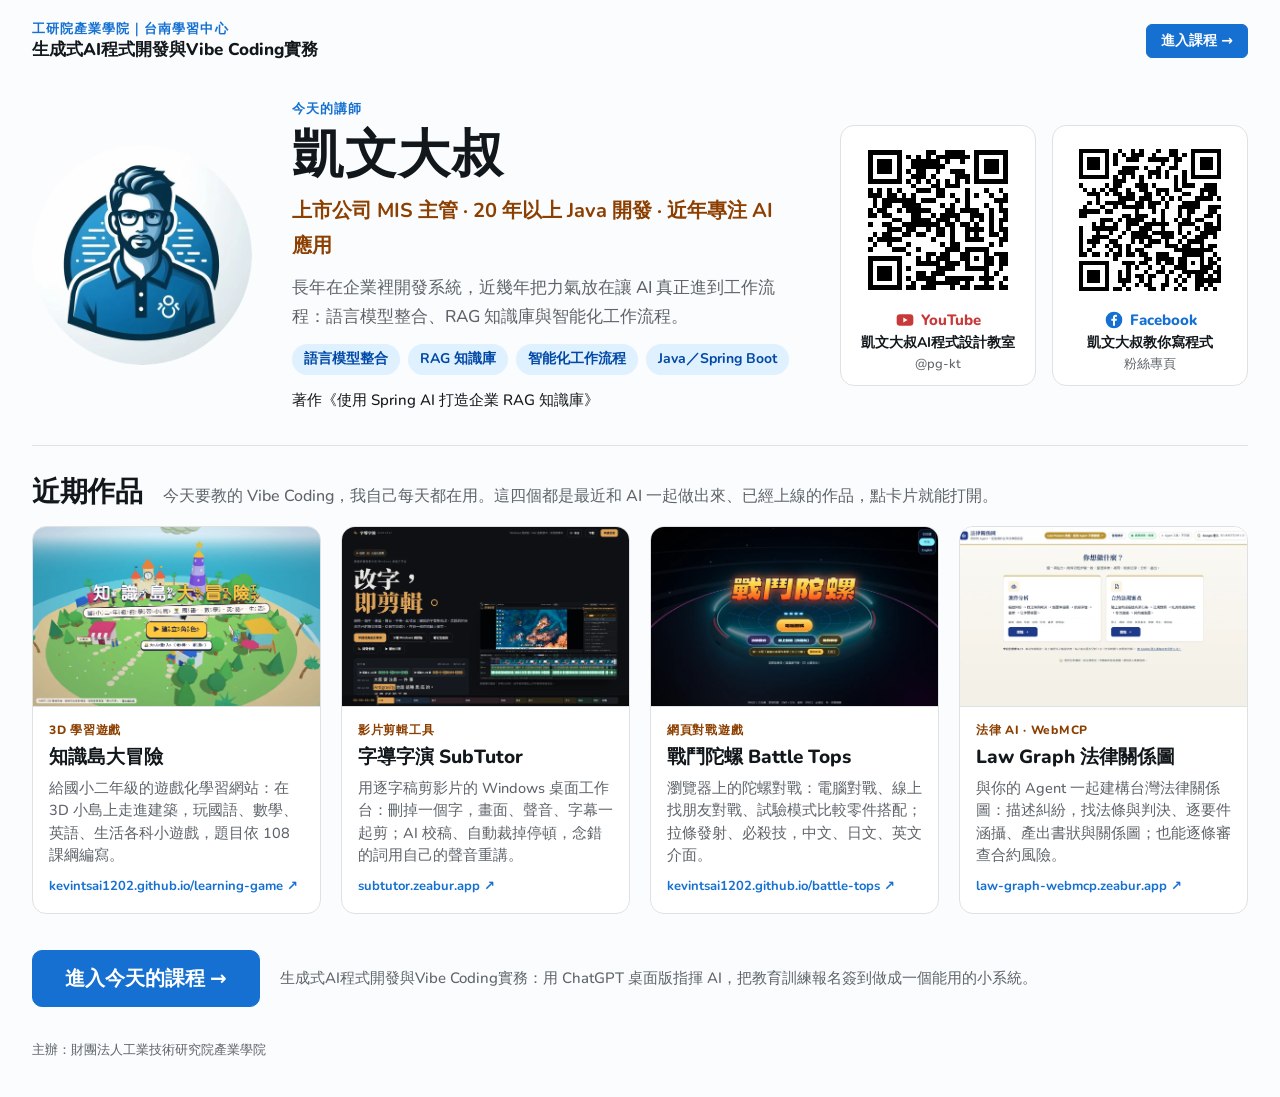
<file: index.html>
<!doctype html>
<!--
  index.html — 講師介紹首頁（根網址）
  開課先投影這一頁，再按「進入課程」到 course.html（課程頁，2026-10-18 前叫 index.html）。
  獨立靜態頁：不載入 course-data.js／app.js；樣式用 style.css 的 tokens ＋ intro.css。
  外部網址的單一來源是 scripts/lib/intro-links.mjs，改網址時兩邊都要改（npm run verify 會比對）。
  照片、QR Code、專案截圖在 assets/intro/，由 scripts/build-intro-assets.mjs、capture-projects.mjs 產生。
-->
<html lang="zh-Hant">
<head>
  <meta charset="utf-8" />
  <meta name="viewport" content="width=device-width, initial-scale=1" />
  <script>
    // 舊連結相容：改名前分享出去的「…/#u3-s3」要直接到課程頁的同一個位置
    // #projects 是本頁「跳到近期作品」的錨點，不轉址
    if (location.hash.length > 1 && location.hash !== '#projects') location.replace('course.html' + location.hash);
    // 深色模式沿用課程頁的設定（同一個 localStorage key，只讀不寫）
    try {
      var saved = JSON.parse(localStorage.getItem('vibe-tn-20261021-v1') || '{}');
      if (saved.theme === 'dark') document.documentElement.setAttribute('data-theme', 'dark');
    } catch (e) { /* localStorage 不可用時維持淺色 */ }
  </script>
  <title>講師介紹｜凱文大叔｜生成式AI程式開發與Vibe Coding實務</title>
  <meta name="description" content="講師凱文大叔：上市公司 MIS 主管、20 年以上 Java 開發經驗，近年專注 AI 應用。YouTube、Facebook 與近期專案。" />
  <link rel="preconnect" href="https://fonts.googleapis.com">
  <link rel="preconnect" href="https://fonts.gstatic.com" crossorigin>
  <link href="https://fonts.googleapis.com/css2?family=Nunito:wght@500;600;700;800&display=swap" rel="stylesheet">
  <link rel="stylesheet" href="style.css">
  <link rel="stylesheet" href="intro.css">
</head>
<body class="intro-page">
  <a class="skip-link" href="#projects">跳到近期作品</a>

  <!-- 頂列：課程名稱與進入課程的捷徑 -->
  <header class="intro-top">
    <div class="intro-course">
      <span class="intro-eyebrow">工研院產業學院｜台南學習中心</span>
      <span class="intro-course-title">生成式AI程式開發與Vibe Coding實務</span>
    </div>
    <a class="btn intro-top-cta" href="course.html">進入課程 →</a>
  </header>

  <main class="intro-main">
    <!-- 講師：照片、簡介、頻道 -->
    <section class="intro-hero" aria-labelledby="introName">
      <img class="intro-avatar" src="assets/intro/avatar.webp" width="480" height="480" alt="凱文大叔的頭像插畫：戴眼鏡、穿藍色 Polo 衫" />

      <div class="intro-who">
        <p class="intro-eyebrow">今天的講師</p>
        <h1 class="intro-name" id="introName">凱文大叔</h1>
        <p class="intro-tagline">上市公司 MIS 主管 · 20 年以上 Java 開發 · 近年專注 AI 應用</p>
        <p class="intro-bio">長年在企業裡開發系統，近幾年把力氣放在讓 AI 真正進到工作流程：語言模型整合、RAG 知識庫與智能化工作流程。</p>
        <ul class="intro-tags" aria-label="專長">
          <li>語言模型整合</li>
          <li>RAG 知識庫</li>
          <li>智能化工作流程</li>
          <li>Java／Spring Boot</li>
        </ul>
        <p class="intro-book">著作《使用 Spring AI 打造企業 RAG 知識庫》</p>
      </div>

      <!-- 頻道：投影時讓學員用手機掃 QR Code -->
      <div class="intro-channels" aria-label="社群頻道">
        <a class="channel channel-yt" href="https://www.youtube.com/@pg-kt" target="_blank" rel="noopener">
          <img class="channel-qr" src="assets/intro/qr-youtube.svg" width="160" height="160" alt="YouTube 頻道「凱文大叔AI程式設計教室」的 QR Code" />
          <span class="channel-platform">
            <svg viewBox="0 0 24 24" aria-hidden="true"><rect x="2" y="5" width="20" height="14" rx="4" fill="currentColor"/><path d="M10 9l5 3-5 3z" fill="#fff"/></svg>
            YouTube
          </span>
          <span class="channel-name">凱文大叔AI程式設計教室</span>
          <span class="channel-handle">@pg-kt</span>
        </a>
        <a class="channel channel-fb" href="https://www.facebook.com/profile.php?id=61564137718583" target="_blank" rel="noopener">
          <img class="channel-qr" src="assets/intro/qr-facebook.svg" width="160" height="160" alt="Facebook 粉絲專頁「凱文大叔教你寫程式」的 QR Code" />
          <span class="channel-platform">
            <svg viewBox="0 0 24 24" aria-hidden="true"><circle cx="12" cy="12" r="10" fill="currentColor"/><path d="M13.2 19v-6h2l.3-2.4h-2.3V9.2c0-.7.2-1.2 1.2-1.2h1.2V5.9c-.2 0-1-.1-1.8-.1-1.8 0-3 1.1-3 3.1v1.7h-2V13h2v6z" fill="#fff"/></svg>
            Facebook
          </span>
          <span class="channel-name">凱文大叔教你寫程式</span>
          <span class="channel-handle">粉絲專頁</span>
        </a>
      </div>
    </section>

    <!-- 近期專案：截圖由 scripts/capture-projects.mjs 產生 -->
    <section class="intro-projects" id="projects" aria-labelledby="projectsTitle">
      <div class="projects-head">
        <h2 id="projectsTitle">近期作品</h2>
        <p>今天要教的 Vibe Coding，我自己每天都在用。這四個都是最近和 AI 一起做出來、已經上線的作品，點卡片就能打開。</p>
      </div>
      <ul class="project-grid">
        <li>
          <a class="project" href="https://kevintsai1202.github.io/learning-game" target="_blank" rel="noopener">
            <img class="project-shot" src="assets/intro/project-learning-game.webp" width="1200" height="750" loading="lazy" alt="知識島大冒險首頁：3D 小島上有城堡、高塔與商店，中間是「建立角色」按鈕" />
            <span class="project-body">
              <span class="project-kind">3D 學習遊戲</span>
              <span class="project-title">知識島大冒險</span>
              <span class="project-desc">給國小二年級的遊戲化學習網站：在 3D 小島上走進建築，玩國語、數學、英語、生活各科小遊戲，題目依 108 課綱編寫。</span>
              <span class="project-url">kevintsai1202.github.io/learning-game ↗</span>
            </span>
          </a>
        </li>
        <li>
          <a class="project" href="https://subtutor.zeabur.app" target="_blank" rel="noopener">
            <img class="project-shot" src="assets/intro/project-subtutor.webp" width="1200" height="750" loading="lazy" alt="字導字演 SubTutor 首頁：大標「改字，即剪輯。」與剪輯軟體畫面" />
            <span class="project-body">
              <span class="project-kind">影片剪輯工具</span>
              <span class="project-title">字導字演 SubTutor</span>
              <span class="project-desc">用逐字稿剪影片的 Windows 桌面工作台：刪掉一個字，畫面、聲音、字幕一起剪；AI 校稿、自動裁掉停頓，念錯的詞用自己的聲音重講。</span>
              <span class="project-url">subtutor.zeabur.app ↗</span>
            </span>
          </a>
        </li>
        <li>
          <a class="project" href="https://kevintsai1202.github.io/battle-tops" target="_blank" rel="noopener">
            <img class="project-shot" src="assets/intro/project-battle-tops.webp" width="1200" height="750" loading="lazy" alt="戰鬥陀螺標題畫面：電腦對戰、試驗模式、線上對戰、操作教學" />
            <span class="project-body">
              <span class="project-kind">網頁對戰遊戲</span>
              <span class="project-title">戰鬥陀螺 Battle Tops</span>
              <span class="project-desc">瀏覽器上的陀螺對戰：電腦對戰、線上找朋友對戰、試驗模式比較零件搭配；拉條發射、必殺技，中文、日文、英文介面。</span>
              <span class="project-url">kevintsai1202.github.io/battle-tops ↗</span>
            </span>
          </a>
        </li>
        <li>
          <a class="project" href="https://law-graph-webmcp.zeabur.app" target="_blank" rel="noopener">
            <img class="project-shot" src="assets/intro/project-law-graph.webp" width="1200" height="750" loading="lazy" alt="法律關係圖首頁：「你想做什麼？」下方有案件分析與合約法規審查兩張卡片" />
            <span class="project-body">
              <span class="project-kind">法律 AI · WebMCP</span>
              <span class="project-title">Law Graph 法律關係圖</span>
              <span class="project-desc">與你的 Agent 一起建構台灣法律關係圖：描述糾紛，找法條與判決、逐要件涵攝、產出書狀與關係圖；也能逐條審查合約風險。</span>
              <span class="project-url">law-graph-webmcp.zeabur.app ↗</span>
            </span>
          </a>
        </li>
      </ul>
    </section>

    <!-- 進入課程 -->
    <section class="intro-cta" aria-label="進入課程">
      <a class="btn intro-cta-btn" href="course.html">進入今天的課程 →</a>
      <p class="intro-cta-note">生成式AI程式開發與Vibe Coding實務：用 ChatGPT 桌面版指揮 AI，把教育訓練報名簽到做成一個能用的小系統。</p>
    </section>
  </main>

  <footer class="footer intro-footer">
    <p>主辦：財團法人工業技術研究院產業學院</p>
  </footer>
</body>
</html>
</file>
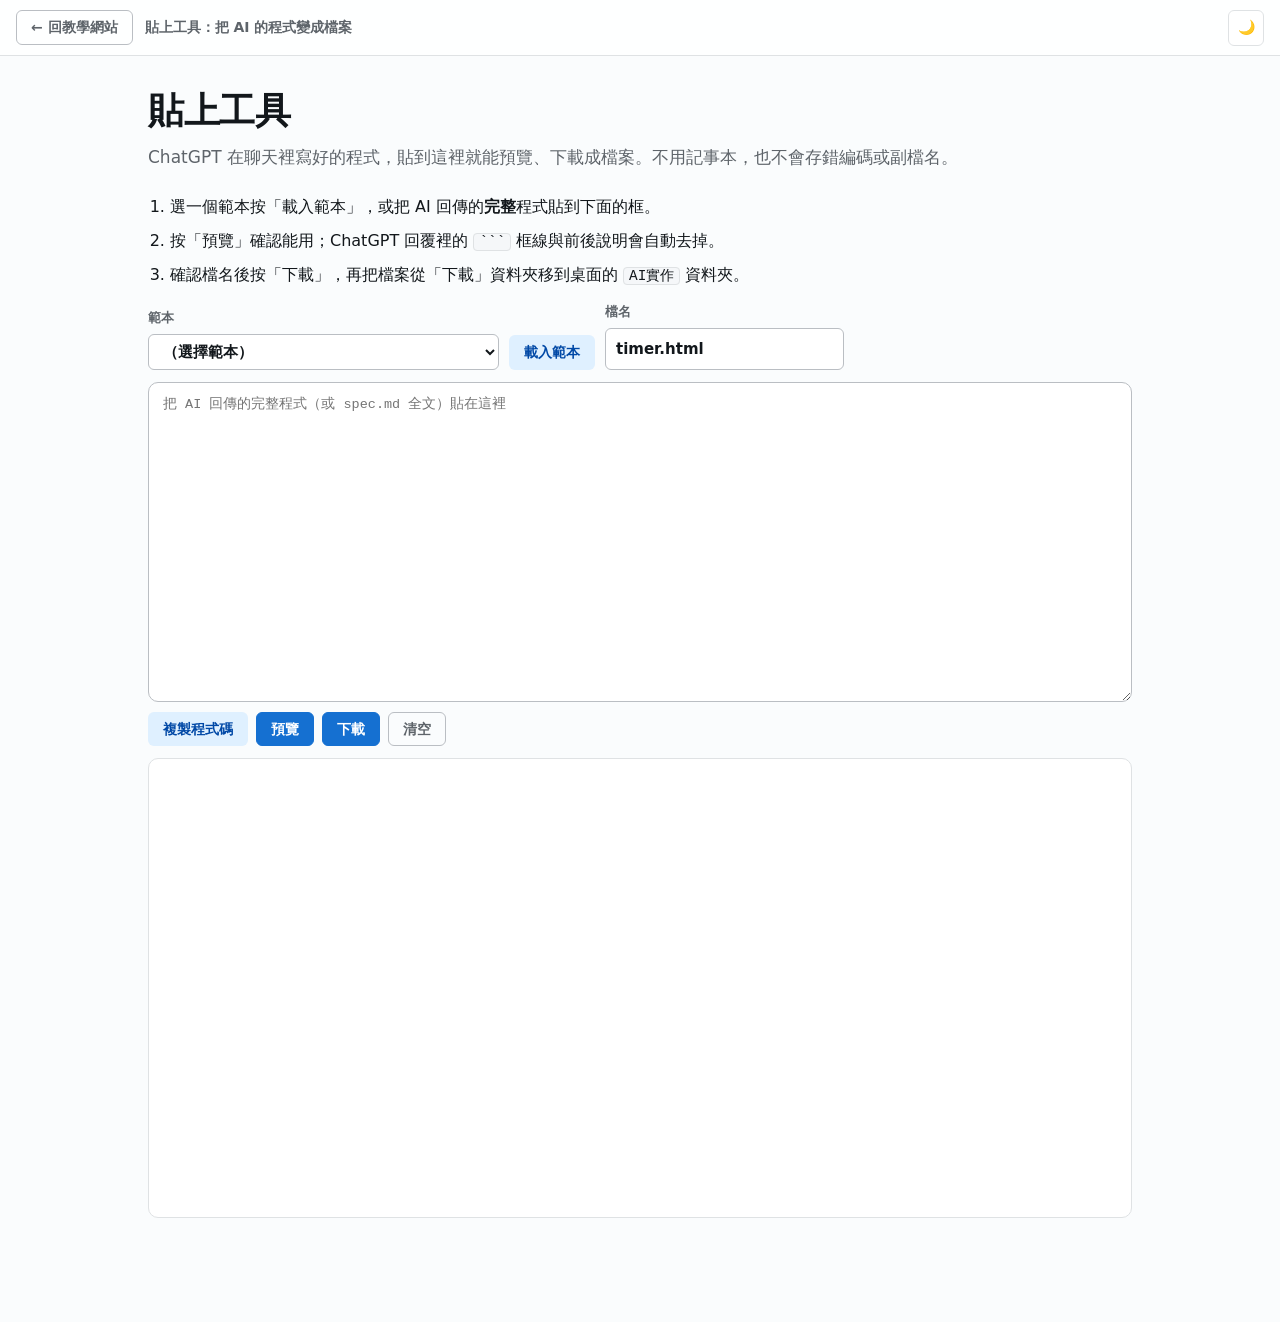
<file: tool.html>
<!doctype html>
<!--
  tool.html — 貼上工具：把 ChatGPT 在聊天裡寫好的程式變成檔案
  整份檔案：貼上 → 預覽 → 下載（timer.html、spec.md…）
  （2026-10 起只有整份檔案模式；功能插槽已移除，下午的三個功能改由 Codex 直接在資料夾裡做）
  預覽一律放在沙箱 iframe（不給 allow-same-origin），貼上的程式碰不到本網站的資料。
-->
<html lang="zh-Hant">
<head>
  <meta charset="utf-8" />
  <meta name="viewport" content="width=device-width, initial-scale=1" />
  <title>貼上工具｜生成式AI程式開發與Vibe Coding實務</title>
  <script>
    // 被嵌在教學頁彈窗裡時（?embed=1）先套上 embed 樣式
    if (/[?&]embed=1(&|$)/.test(location.search)) document.documentElement.classList.add('embed');
    // 沿用教學網站選的主題
    try {
      var saved = JSON.parse(localStorage.getItem('vibe-tn-20261021-v1') || '{}');
      if (saved.theme === 'dark') document.documentElement.setAttribute('data-theme', 'dark');
    } catch (e) { /* localStorage 不可用時維持淺色 */ }
  </script>
  <link rel="stylesheet" href="style.css">
</head>
<body class="tool-page">
  <header class="topbar tool-topbar">
    <a class="btn btn-ghost" href="course.html">← 回教學網站</a>
    <div class="topbar-trail">貼上工具：把 AI 的程式變成檔案</div>
    <button class="icon-btn" id="themeToggle" type="button" aria-label="切換深色／淺色">🌙</button>
  </header>

  <main class="content tool-content">
    <h1>貼上工具</h1>
    <p class="lead">ChatGPT 在聊天裡寫好的程式，貼到這裡就能預覽、下載成檔案。不用記事本，也不會存錯編碼或副檔名。</p>

    <!-- 整份檔案 -->
    <section class="tool-panel" id="tab-whole">
      <ol class="num-list">
        <li>選一個範本按「載入範本」，或把 AI 回傳的<strong>完整</strong>程式貼到下面的框。</li>
        <li>按「預覽」確認能用；ChatGPT 回覆裡的 <code>```</code> 框線與前後說明會自動去掉。</li>
        <li>確認檔名後按「下載」，再把檔案從「下載」資料夾移到桌面的 <code>AI實作</code> 資料夾。</li>
      </ol>
      <div class="tool-row">
        <label class="tool-field">範本
          <select id="tplSelect"><option value="">（選擇範本）</option></select>
        </label>
        <button class="btn btn-soft" id="btnLoadTpl" type="button">載入範本</button>
        <label class="tool-field">檔名
          <input id="fileName" value="timer.html" spellcheck="false">
        </label>
      </div>
      <textarea id="wholeText" class="tool-text" spellcheck="false" placeholder="把 AI 回傳的完整程式（或 spec.md 全文）貼在這裡"></textarea>
      <div class="note note-warn" id="wholeWarn" hidden></div>
      <div class="tool-actions">
        <button class="btn btn-soft" id="btnCopyWhole" type="button">複製程式碼</button>
        <button class="btn" id="btnPreviewWhole" type="button">預覽</button>
        <button class="btn" id="btnDownloadWhole" type="button">下載</button>
        <button class="btn btn-ghost" id="btnClearWhole" type="button">清空</button>
      </div>
      <iframe class="tool-preview" id="wholePreview" title="預覽" sandbox="allow-scripts allow-modals allow-downloads"></iframe>
    </section>

  </main>

  <div class="toast-wrap" id="toastWrap" aria-live="polite"></div>

  <script src="course-data.js"></script>
  <script src="tool.js"></script>
</body>
</html>
</file>
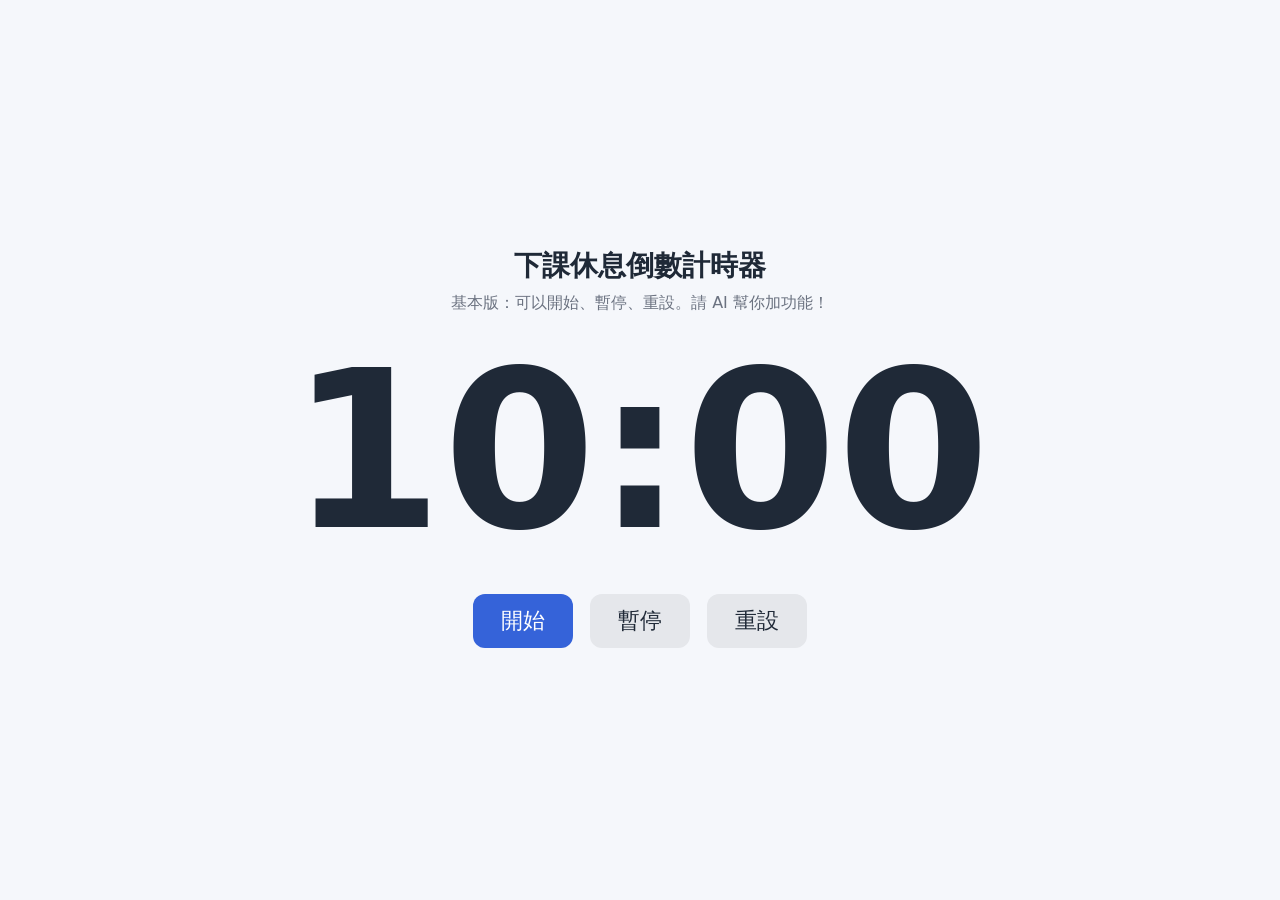
<file: course-package/materials/timer_基本版.html>
<!doctype html>
<html lang="zh-Hant">
<head>
<meta charset="utf-8">
<meta name="viewport" content="width=device-width, initial-scale=1">
<title>下課休息倒數計時器</title>
<style>
  /* 版面：畫面置中、大字 */
  body {
    margin: 0; min-height: 100vh;
    display: flex; flex-direction: column; align-items: center; justify-content: center;
    font-family: "Microsoft JhengHei", "PingFang TC", "Noto Sans TC", system-ui, sans-serif;
    background: #f5f7fb; color: #1f2937;
    transition: background-color 0.4s;
  }
  h1 { font-size: 28px; margin: 0 0 8px; }
  .hint { color: #6b7280; margin: 0 0 16px; }
  #display { font-size: min(28vw, 220px); font-weight: 800; font-variant-numeric: tabular-nums; line-height: 1.1; }
  .buttons { margin-top: 16px; }
  .buttons button {
    font-size: 22px; padding: 12px 28px; margin: 6px;
    border: 0; border-radius: 12px; cursor: pointer;
    background: #3563d9; color: white;
  }
  .buttons button.secondary { background: #e5e7eb; color: #1f2937; }
</style>
</head>
<body>
  <h1>下課休息倒數計時器</h1>
  <p class="hint">基本版：可以開始、暫停、重設。請 AI 幫你加功能！</p>
  <div id="display">10:00</div>
  <div class="buttons">
    <button id="btnStart">開始</button>
    <button id="btnPause" class="secondary">暫停</button>
    <button id="btnReset" class="secondary">重設</button>
  </div>

<script>
  // 預設倒數秒數：10 分鐘
  const DEFAULT_SECONDS = 10 * 60;
  // 剩下的秒數
  let remaining = DEFAULT_SECONDS;
  // 倒數計時器的編號；null 表示目前沒有在倒數
  let timer = null;
  // 顯示時間的元素
  const display = document.getElementById('display');

  // 把剩下的秒數顯示成「分:秒」
  function show() {
    const m = Math.floor(remaining / 60);
    const s = remaining % 60;
    display.textContent = String(m).padStart(2, '0') + ':' + String(s).padStart(2, '0');
  }

  // 開始倒數（已經在倒數或時間到了就不重複開始）
  function start() {
    if (timer !== null || remaining <= 0) return;
    timer = setInterval(tick, 1000);
  }

  // 每秒執行一次：減一秒，到 0 就停止
  function tick() {
    remaining = remaining - 1;
    show();
    if (remaining <= 0) stop();
  }

  // 停止倒數
  function stop() {
    clearInterval(timer);
    timer = null;
  }

  // 重設回預設時間
  function reset() {
    stop();
    remaining = DEFAULT_SECONDS;
    show();
  }

  // 綁定按鈕
  document.getElementById('btnStart').addEventListener('click', start);
  document.getElementById('btnPause').addEventListener('click', stop);
  document.getElementById('btnReset').addEventListener('click', reset);
  show();
</script>
</body>
</html>
</file>
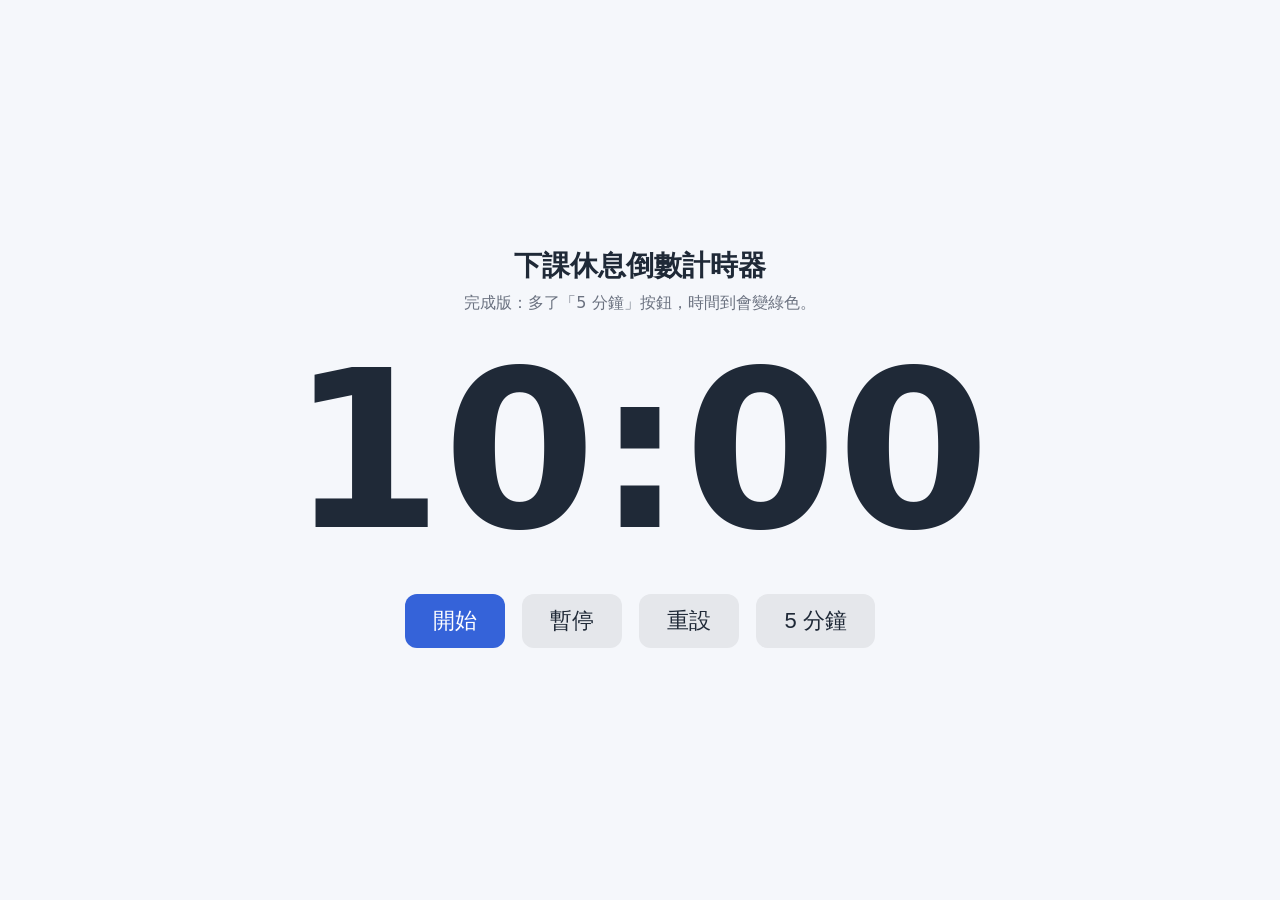
<file: course-package/materials/timer_完成版.html>
<!doctype html>
<html lang="zh-Hant">
<head>
<meta charset="utf-8">
<meta name="viewport" content="width=device-width, initial-scale=1">
<title>下課休息倒數計時器</title>
<style>
  /* 版面：畫面置中、大字 */
  body {
    margin: 0; min-height: 100vh;
    display: flex; flex-direction: column; align-items: center; justify-content: center;
    font-family: "Microsoft JhengHei", "PingFang TC", "Noto Sans TC", system-ui, sans-serif;
    background: #f5f7fb; color: #1f2937;
    transition: background-color 0.4s;
  }
  /* 時間到：整個畫面變綠色 */
  body.done { background: #16a34a; color: white; }
  h1 { font-size: 28px; margin: 0 0 8px; }
  .hint { color: #6b7280; margin: 0 0 16px; }
  body.done .hint { color: #dcfce7; }
  #display { font-size: min(28vw, 220px); font-weight: 800; font-variant-numeric: tabular-nums; line-height: 1.1; }
  #doneMsg { font-size: 40px; font-weight: 800; margin-top: 8px; }
  .buttons { margin-top: 16px; }
  .buttons button {
    font-size: 22px; padding: 12px 28px; margin: 6px;
    border: 0; border-radius: 12px; cursor: pointer;
    background: #3563d9; color: white;
  }
  .buttons button.secondary { background: #e5e7eb; color: #1f2937; }
</style>
</head>
<body>
  <h1>下課休息倒數計時器</h1>
  <p class="hint">完成版：多了「5 分鐘」按鈕，時間到會變綠色。</p>
  <div id="display">10:00</div>
  <div id="doneMsg" hidden>休息結束，回座囉！</div>
  <div class="buttons">
    <button id="btnStart">開始</button>
    <button id="btnPause" class="secondary">暫停</button>
    <button id="btnReset" class="secondary">重設</button>
    <button id="btn5min" class="secondary">5 分鐘</button>
  </div>

<script>
  // 預設倒數秒數：10 分鐘
  const DEFAULT_SECONDS = 10 * 60;
  // 剩下的秒數
  let remaining = DEFAULT_SECONDS;
  // 倒數計時器的編號；null 表示目前沒有在倒數
  let timer = null;
  // 顯示時間的元素
  const display = document.getElementById('display');

  // 把剩下的秒數顯示成「分:秒」
  function show() {
    const m = Math.floor(remaining / 60);
    const s = remaining % 60;
    display.textContent = String(m).padStart(2, '0') + ':' + String(s).padStart(2, '0');
  }

  // 開始倒數（已經在倒數或時間到了就不重複開始）
  function start() {
    if (timer !== null || remaining <= 0) return;
    timer = setInterval(tick, 1000);
  }

  // 每秒執行一次：減一秒，到 0 就停止並顯示時間到
  function tick() {
    remaining = remaining - 1;
    show();
    if (remaining <= 0) finish();
  }

  // 停止倒數
  function stop() {
    clearInterval(timer);
    timer = null;
  }

  // 時間到：停止倒數，畫面變綠色並顯示提示文字
  function finish() {
    stop();
    remaining = 0;
    show();
    document.body.classList.add('done');
    document.getElementById('doneMsg').hidden = false;
  }

  // 清除時間到的畫面
  function clearDone() {
    document.body.classList.remove('done');
    document.getElementById('doneMsg').hidden = true;
  }

  // 把倒數改成指定分鐘數（例如 5 分鐘）
  function setMinutes(minutes) {
    stop();
    clearDone();
    remaining = minutes * 60;
    show();
  }

  // 重設回預設時間
  function reset() {
    setMinutes(DEFAULT_SECONDS / 60);
  }

  // 綁定按鈕
  document.getElementById('btnStart').addEventListener('click', start);
  document.getElementById('btnPause').addEventListener('click', stop);
  document.getElementById('btnReset').addEventListener('click', reset);
  document.getElementById('btn5min').addEventListener('click', () => setMinutes(5));
  show();
</script>
</body>
</html>
</file>
<file: style.css>
/* ============================================================
 * style.css — 教學網站樣式
 * 以 teaching-site-design-system 的 tokens.css 為基礎（OKLCH、雙主色、深色模式）。
 * 規則：元件只引用 :root 變數，深色模式只換變數值，不為個別元件另寫深色樣式。
 * ============================================================ */

/* ===================== 淺色 tokens ===================== */
:root {
  --bg:            oklch(99% 0.002 240);
  --surface:       oklch(100% 0 0);
  --surface-2:     oklch(97.5% 0.004 250);
  --fg:            oklch(20% 0.012 250);
  --muted:         oklch(50% 0.012 250);
  --muted-2:       oklch(70% 0.01 250);
  --border:        oklch(91% 0.005 250);
  --border-strong: oklch(80% 0.008 250);

  /* 主色：可點擊、導覽 */
  --accent:        oklch(55% 0.17 255);
  --accent-soft:   oklch(95% 0.035 255);
  --accent-deep:   oklch(42% 0.17 255);

  /* 第二主色：內容重點（單元大數字、PROMPT 徽章、提醒） */
  --accent-2:      oklch(64% 0.14 60);
  --accent-2-soft: oklch(95% 0.04 65);
  --accent-2-deep: oklch(46% 0.13 55);

  /* 狀態色 */
  --success:       oklch(55% 0.15 150);
  --success-soft:  oklch(95% 0.04 150);
  --danger:        oklch(56% 0.18 25);
  --danger-soft:   oklch(95% 0.04 25);
  --warning:       oklch(66% 0.14 75);
  --warning-soft:  oklch(95.5% 0.05 85);
  --info:          oklch(56% 0.1 220);
  --info-soft:     oklch(95.5% 0.03 220);

  /* 提示詞區塊固定深色 */
  --prompt-bg:     oklch(20% 0.02 250);
  --prompt-bg-2:   oklch(15% 0.018 250);
  --prompt-fg:     oklch(93% 0.005 250);

  /* 點狀底紋（只用在單元標題與側欄品牌區） */
  --dot-color: oklch(80% 0.005 250 / 0.55);
  --dot-bg: radial-gradient(circle at 1px 1px, var(--dot-color) 1px, transparent 0);

  /* 字型：拉丁與中文同一組 */
  --font-body: "Nunito", "jf-openhuninn-1.1", "PingFang TC", "Noto Sans TC", "Microsoft JhengHei", system-ui, sans-serif;
  --font-mono: ui-monospace, "Cascadia Mono", "Consolas", "Noto Sans Mono CJK TC", "Microsoft JhengHei", monospace;

  /* 幾何 */
  --r-sm: 6px;
  --r-md: 10px;
  --r-lg: 14px;
  --sidebar-w: 280px;
  --header-h: 56px;
  --content-max: 900px;
  --content-zoom: 1;
  --img-filter: none;

  --shadow-lift: 0 6px 18px -10px oklch(20% 0.02 250 / 0.2),
                 0 2px 4px -2px oklch(20% 0.02 250 / 0.06);

  /* 動效節奏：全站動效與概念動畫共用，要調快慢只改這裡 */
  --dur-fast: 150ms;
  --dur-base: 300ms;
  --dur-slow: 500ms;
  --ease-out: cubic-bezier(0.2, 0.7, 0.2, 1);

  /* 四段式指令的標籤色（放在固定深色的提示詞區塊上，淺色與深色主題共用） */
  --seg-goal:   oklch(78% 0.12 255);
  --seg-scope:  oklch(80% 0.09 215);
  --seg-limit:  oklch(84% 0.13 80);
  --seg-accept: oklch(80% 0.14 150);
  color-scheme: light;
}

/* ===================== 深色 tokens ===================== */
[data-theme="dark"] {
  --bg:            oklch(17% 0.014 250);
  --surface:       oklch(21% 0.014 250);
  --surface-2:     oklch(24.5% 0.014 250);
  --fg:            oklch(95% 0.005 250);
  --muted:         oklch(72% 0.012 250);
  --muted-2:       oklch(52% 0.012 250);
  --border:        oklch(31% 0.014 250);
  --border-strong: oklch(42% 0.014 250);

  --accent:        oklch(72% 0.15 255);
  --accent-soft:   oklch(31% 0.07 255);
  --accent-deep:   oklch(84% 0.11 255);

  --accent-2:      oklch(78% 0.13 65);
  --accent-2-soft: oklch(31% 0.07 65);
  --accent-2-deep: oklch(86% 0.11 65);

  --success:       oklch(74% 0.15 150);
  --success-soft:  oklch(29% 0.06 150);
  --danger:        oklch(72% 0.16 25);
  --danger-soft:   oklch(30% 0.07 25);
  --warning:       oklch(80% 0.13 80);
  --warning-soft:  oklch(30% 0.06 80);
  --info:          oklch(76% 0.1 220);
  --info-soft:     oklch(29% 0.05 220);

  --prompt-bg:     oklch(13% 0.016 250);
  --prompt-bg-2:   oklch(10% 0.014 250);

  --dot-color: oklch(40% 0.012 250 / 0.6);
  --img-filter: brightness(0.9) contrast(1.02);
  --shadow-lift: 0 8px 22px -10px oklch(0% 0 0 / 0.55),
                 0 2px 6px -2px oklch(0% 0 0 / 0.3);
  color-scheme: dark;
}

/* ===================== 基礎 ===================== */
*, *::before, *::after { box-sizing: border-box; }
html, body { margin: 0; padding: 0; }
html { scroll-behavior: smooth; scroll-padding-top: calc(var(--header-h) + 12px); }
body {
  background: var(--bg);
  color: var(--fg);
  font-family: var(--font-body);
  font-size: 16px;
  font-weight: 500;
  line-height: 1.75;
  -webkit-font-smoothing: antialiased;
  text-rendering: optimizeLegibility;
  transition: background-color 200ms ease, color 200ms ease;
}
body.modal-open { overflow: hidden; }
h1, h2, h3, h4 { line-height: 1.3; margin: 0; color: var(--fg); letter-spacing: -0.01em; }
h1 { font-size: clamp(26px, 4vw, 36px); font-weight: 800; }
h2 { font-size: clamp(22px, 3vw, 27px); font-weight: 800; }
h3 { font-size: 19px; font-weight: 700; }
h4 { font-size: 16px; font-weight: 700; }
p { margin: 0 0 12px; text-wrap: pretty; }
a { color: var(--accent); text-decoration: none; }
a:hover { text-decoration: underline; text-underline-offset: 3px; }
code {
  font-family: var(--font-mono);
  font-size: 0.9em;
  background: var(--surface-2);
  border: 1px solid var(--border);
  padding: 0 5px;
  border-radius: 4px;
  overflow-wrap: anywhere;
}
::selection { background: var(--accent-soft); color: var(--accent-deep); }
button { font: inherit; color: inherit; cursor: pointer; }
:focus-visible { outline: 2px solid var(--accent); outline-offset: 2px; border-radius: 4px; }
.muted { color: var(--muted); }
.nowrap { white-space: nowrap; }
.sr-only { position: fixed; left: -9999px; top: 0; opacity: 0; }
.skip-link { position: absolute; left: -9999px; top: 8px; z-index: 50; background: var(--accent); color: white; padding: 6px 12px; border-radius: var(--r-sm); }
.skip-link:focus { left: 8px; }

/* ===================== 版面外殼 ===================== */
/* 注意：.app 不要加 overflow-x:hidden，會讓視窗無法捲動、topbar sticky 失效 */
.app { min-height: 100vh; }
.sidebar {
  position: fixed; left: 0; top: 0; z-index: 20;
  width: var(--sidebar-w); height: 100vh;
  background: var(--surface);
  border-right: 1px solid var(--border);
  display: flex; flex-direction: column;
  transition: transform 260ms cubic-bezier(0.4, 0, 0.2, 1);
}
.main { margin-left: var(--sidebar-w); transition: margin-left 260ms cubic-bezier(0.4, 0, 0.2, 1); min-width: 0; }
.app.sidebar-closed .sidebar { transform: translateX(-100%); }
.app.sidebar-closed .main { margin-left: 0; }
.sidebar-backdrop { display: none; }

.brand {
  padding: 18px 18px 14px;
  border-bottom: 1px solid var(--border);
  background: var(--dot-bg) 0 0 / 18px 18px, var(--surface);
}
.brand-eyebrow { font-size: 11px; color: var(--accent); letter-spacing: 0.06em; font-weight: 700; }
.brand-title { font-size: 16px; font-weight: 800; line-height: 1.35; margin-top: 4px; }
.brand-meta { font-size: 12px; color: var(--muted); margin-top: 4px; }

.nav { flex: 1; overflow-y: auto; padding: 10px 8px 16px; overscroll-behavior: contain; }
.nav-link {
  display: flex; align-items: center; gap: 8px;
  padding: 6px 10px; border-radius: var(--r-sm);
  color: var(--fg); font-size: 14px; font-weight: 600;
  text-decoration: none;
}
.nav-link:hover { background: var(--surface-2); text-decoration: none; }
.nav-link.active { background: var(--accent-soft); color: var(--accent-deep); }
.nav-group { margin: 8px 0 4px; }
.nav-unit { font-weight: 800; justify-content: space-between; }
.nav-unit.active-parent { color: var(--accent-deep); }
.nav-pill {
  font-size: 11px; font-weight: 700; padding: 0 7px; border-radius: 999px;
  background: var(--surface-2); color: var(--muted); border: 1px solid var(--border);
}
.nav-pill.complete { background: var(--success-soft); color: var(--success); border-color: transparent; }
.nav-sub { margin-left: 10px; border-left: 1px solid var(--border); padding-left: 4px; }
.nav-seg { font-size: 13px; font-weight: 500; align-items: flex-start; padding: 4px 8px; }
.nav-sub-title { display: -webkit-box; -webkit-line-clamp: 2; -webkit-box-orient: vertical; overflow: hidden; }
.nav-seg.is-lab .nav-sub-title { color: var(--accent-2-deep); font-weight: 700; }
.nav-tool { margin-top: 4px; justify-content: space-between; color: var(--accent-2-deep); font-weight: 800; }

.nav-progress { border-top: 1px solid var(--border); padding: 12px 18px 14px; font-size: 13px; }
.np-row { display: flex; justify-content: space-between; color: var(--muted); font-weight: 600; }
.np-num { font-family: var(--font-mono); color: var(--fg); }
.np-bar { height: 6px; background: var(--surface-2); border-radius: 999px; overflow: hidden; margin: 4px 0 8px; border: 1px solid var(--border); }
.np-fill { height: 100%; background: var(--success); transition: width var(--dur-base) var(--ease-out); }
.link-btn { background: none; border: 0; padding: 0; margin-top: 6px; color: var(--muted); font-size: 12px; text-decoration: underline; text-underline-offset: 2px; }
.link-btn:hover { color: var(--danger); }

.topbar {
  position: sticky; top: 0; z-index: 10;
  height: var(--header-h);
  display: flex; align-items: center; gap: 10px;
  padding: 0 16px;
  background: color-mix(in oklab, var(--surface) 90%, transparent);
  backdrop-filter: blur(10px); -webkit-backdrop-filter: blur(10px);
  border-bottom: 1px solid var(--border);
}
.topbar-trail { flex: 1; min-width: 0; font-size: 14px; color: var(--muted); font-weight: 600; white-space: nowrap; overflow: hidden; text-overflow: ellipsis; }
.topbar-tools { display: flex; align-items: center; gap: 8px; }
.zoom-group { display: flex; align-items: center; gap: 2px; }
.zoom-label { font-family: var(--font-mono); font-size: 12px; color: var(--muted); width: 42px; text-align: center; }
.icon-btn {
  min-width: 36px; height: 36px; padding: 0 8px;
  border: 1px solid var(--border); border-radius: var(--r-sm);
  background: var(--surface); color: var(--fg); font-weight: 700; font-size: 14px;
}
.icon-btn:hover { border-color: var(--accent); color: var(--accent-deep); }

.content {
  max-width: var(--content-max);
  margin: 0 auto;
  padding: 32px 28px 80px;
  zoom: var(--content-zoom);
}
.footer { max-width: var(--content-max); margin: 0 auto; padding: 0 28px 40px; font-size: 13px; color: var(--muted); }
.footer p { margin: 0 0 4px; }

/* ===================== 通用元件 ===================== */
.chapter { margin-bottom: 64px; }
.eyebrow { font-size: 12px; letter-spacing: 0.08em; color: var(--accent); font-weight: 800; margin-bottom: 6px; }
.chapter-title { margin-bottom: 12px; }
.sub-title { margin: 28px 0 10px; }
.lead { font-size: 17px; color: var(--muted); margin: 8px 0 20px; }
.box-label { font-size: 12px; font-weight: 800; color: var(--muted); letter-spacing: 0.06em; margin-bottom: 6px; }

.btn {
  display: inline-flex; align-items: center; justify-content: center;
  min-height: 34px; padding: 4px 14px;
  border-radius: var(--r-sm); border: 1px solid var(--accent);
  background: var(--accent); color: white; font-size: 14px; font-weight: 700;
  text-decoration: none; white-space: nowrap;
}
.btn:hover { text-decoration: none; filter: brightness(1.06); }
.btn-soft { background: var(--accent-soft); color: var(--accent-deep); border-color: transparent; }
.btn-ghost { background: transparent; color: var(--muted); border-color: var(--border-strong); }
.btn-ghost:hover { color: var(--accent-deep); border-color: var(--accent); }

.dot-list, .num-list, .plain-list { margin: 0 0 12px; padding-left: 22px; }
.dot-list li, .num-list li, .plain-list li { margin-bottom: 6px; }
.goal-list { list-style: none; margin: 0 0 12px; padding: 0; }
.goal-list li { position: relative; padding-left: 30px; margin-bottom: 8px; }
.goal-list li::before {
  content: '✓'; position: absolute; left: 0; top: 3px;
  width: 21px; height: 21px; border-radius: 999px;
  background: var(--success-soft); color: var(--success);
  text-align: center; line-height: 21px; font-size: 12px; font-weight: 900;
}
.check-list { list-style: none; margin: 0 0 12px; padding: 0; }
.check-list li { display: flex; gap: 8px; margin-bottom: 6px; }
.check-box { color: var(--muted); flex: none; }

.note {
  margin: 14px 0; padding: 12px 16px;
  background: var(--info-soft); border-left: 4px solid var(--info);
  border-radius: var(--r-sm); font-size: 15px;
}
.note-warn { background: var(--warning-soft); border-left-color: var(--warning); }
.note-ok { background: var(--success-soft); border-left-color: var(--success); }

.table-wrap { overflow-x: auto; margin: 12px 0 16px; border: 1px solid var(--border); border-radius: var(--r-md); background: var(--surface); }
.t { width: 100%; border-collapse: collapse; font-size: 15px; }
.t th, .t td { padding: 9px 12px; text-align: left; vertical-align: top; border-bottom: 1px solid var(--border); }
.t tr:last-child td { border-bottom: 0; }
.t th { background: var(--surface-2); font-size: 13px; font-weight: 800; color: var(--muted); white-space: nowrap; }
.t.compact th, .t.compact td { padding: 6px 10px; font-size: 14px; }
.t td.num { font-family: var(--font-mono); white-space: nowrap; }

.code-block {
  margin: 12px 0 16px; padding: 14px 16px;
  background: var(--surface-2); border: 1px solid var(--border); border-radius: var(--r-md);
  font-family: var(--font-mono); font-size: 13.5px; line-height: 1.55;
  overflow-x: auto; white-space: pre;
}
.code-block code { background: none; border: 0; padding: 0; font-size: inherit; overflow-wrap: normal; }

/* ===================== 插圖 ===================== */
.figure { margin: 16px 0 22px; }
.figure[hidden] { display: none; }
.figure img {
  display: block; width: 100%; height: auto;
  border-radius: var(--r-md); border: 1px solid var(--border);
  background: var(--surface-2); filter: var(--img-filter);
}
.figure figcaption { margin-top: 8px; font-size: 14px; color: var(--muted); text-align: center; }
.figure-hero img { box-shadow: var(--shadow-lift); }
.figure-cover { margin: 0 0 20px; }
.figure-cover img { border-radius: var(--r-md); }

/* ===================== 總覽 ===================== */
.course-hero {
  padding: 32px 28px; margin-bottom: 8px;
  border: 1px solid var(--border); border-radius: var(--r-lg);
  background: var(--dot-bg) 0 0 / 22px 22px, var(--surface);
}
.course-hero h1 { margin-bottom: 4px; }
.info-grid { display: grid; grid-template-columns: max-content 1fr; gap: 8px 18px; margin: 16px 0 0; }
.info-grid dt { color: var(--muted); font-weight: 800; font-size: 14px; padding-top: 2px; }
.info-grid dd { margin: 0; }
.deliver-grid { display: grid; grid-template-columns: repeat(3, 1fr); gap: 12px; }
.deliver-card {
  padding: 16px; border: 1px solid var(--border); border-radius: var(--r-md);
  background: var(--surface); box-shadow: var(--shadow-lift);
}
.deliver-step { font-size: 34px; font-weight: 800; color: var(--accent-2); line-height: 1; }
.deliver-when { font-size: 12px; font-weight: 800; color: var(--muted); margin-top: 8px; }
.deliver-what { font-weight: 800; margin: 2px 0 6px; }
.deliver-why { font-size: 14px; color: var(--muted); }
.instructor-card { margin-top: 20px; padding: 14px 18px; border-radius: var(--r-md); background: var(--surface-2); border: 1px solid var(--border); }
.instructor-name { font-weight: 800; }
.instructor-bio { font-size: 14px; color: var(--muted); }

/* ===================== 全天流程（不列時間） ===================== */
.flow-labs { margin: 10px 0 18px; padding: 14px 18px; border-radius: var(--r-md); background: var(--accent-2-soft); border: 1px solid color-mix(in oklab, var(--accent-2) 35%, var(--border)); }
.flow-lab-list { margin: 0; padding-left: 22px; font-weight: 700; }
.flow-lab-list li + li { margin-top: 4px; }
.flow-lab-list a { color: var(--accent-2-deep); }
.flow { display: grid; gap: 12px; }
.flow-half { padding: 14px 18px; border: 1px solid var(--border); border-radius: var(--r-md); background: var(--surface); }
.flow-half-label { font-size: 13px; font-weight: 800; letter-spacing: 0.08em; color: var(--muted); margin-bottom: 8px; }
.flow-unit + .flow-unit { margin-top: 12px; padding-top: 12px; border-top: 1px dashed var(--border); }
.flow-unit-title { display: inline-block; font-weight: 800; margin-bottom: 4px; }
.flow-items { list-style: none; margin: 0; padding: 0; display: flex; flex-wrap: wrap; gap: 6px 14px; }
.flow-items li { display: inline-flex; align-items: center; gap: 6px; }
.flow-items li.is-lab a { color: var(--accent-2-deep); font-weight: 700; }
.flow-lunch { text-align: center; font-size: 13px; font-weight: 700; color: var(--success); padding: 6px; border-radius: var(--r-sm); background: var(--success-soft); }
.kind-badge { display: inline-block; font-size: 12px; font-weight: 800; padding: 1px 9px; border-radius: 999px; white-space: nowrap; }
.kind-teach { background: var(--accent-soft); color: var(--accent-deep); }
.kind-lab { background: var(--accent-2-soft); color: var(--accent-2-deep); }
.kind-break, .kind-lunch { background: var(--surface-2); color: var(--muted); }

/* ===================== 共用案例 ===================== */
.schema-grid { display: grid; grid-template-columns: repeat(2, minmax(0, 1fr)); gap: 12px; }
.schema-card { border: 1px solid var(--border); border-radius: var(--r-md); background: var(--surface); overflow-x: auto; }
.schema-name { padding: 10px 12px; font-weight: 800; border-bottom: 1px solid var(--border); background: var(--surface-2); }

/* ===================== 單元 ===================== */
.unit-hero {
  display: grid; grid-template-columns: auto 1fr; gap: 24px; align-items: center;
  padding: 28px; margin-bottom: 16px;
  border: 1px solid var(--border); border-radius: var(--r-lg);
  background: var(--dot-bg) 0 0 / 22px 22px, var(--surface);
}
.unit-numeral {
  font-size: clamp(64px, 11vw, 120px); font-weight: 800; line-height: 0.85; letter-spacing: -0.05em;
  color: var(--accent-2);
  text-shadow: 0 1px 0 color-mix(in oklab, var(--accent-2) 18%, transparent);
  animation: numeral-in 400ms ease-out both;
}
@keyframes numeral-in { from { opacity: 0.35; transform: translateY(6px); } to { opacity: 1; transform: none; } }
.unit-hero-meta .chapter-title { margin-bottom: 8px; }
.progress-pill {
  display: inline-block; font-size: 12px; font-weight: 800; padding: 2px 10px; border-radius: 999px;
  background: var(--accent-soft); color: var(--accent-deep);
}
.progress-pill.complete { background: var(--success-soft); color: var(--success); }
.unit-intro { display: grid; grid-template-columns: 1fr 1fr; gap: 12px; margin-bottom: 20px; }
.brochure-box, .goals-box { padding: 14px 18px; border: 1px solid var(--border); border-radius: var(--r-md); background: var(--surface); }
.brochure-box .dot-list, .goals-box .goal-list { margin-bottom: 0; font-size: 15px; }

.seg {
  margin: 18px 0; padding: 0 0 6px;
  border: 1px solid var(--border); border-radius: var(--r-md);
  background: var(--surface);
}
.seg-lab { border-color: color-mix(in oklab, var(--accent-2) 55%, var(--border)); box-shadow: 0 0 0 3px var(--accent-2-soft); }
.seg-head { padding: 16px 20px 10px; border-bottom: 1px solid var(--border); }
.seg-meta { display: flex; flex-wrap: wrap; align-items: center; gap: 8px; margin-bottom: 6px; }
.seg-body { padding: 12px 20px 8px; }
.block-heading { margin: 20px 0 8px; padding-left: 10px; border-left: 3px solid var(--accent); }
.seg-body > .block-heading:first-child { margin-top: 6px; }

/* ===================== 提示詞 ===================== */
.prompt-card {
  margin: 14px 0 18px; padding: 14px 16px;
  background: var(--prompt-bg); color: var(--prompt-fg);
  border-left: 4px solid var(--accent-2); border-radius: var(--r-md);
}
.prompt-card-head { display: flex; justify-content: space-between; align-items: flex-start; gap: 12px; margin-bottom: 10px; }
.prompt-badge {
  display: inline-block; background: var(--accent-2); color: oklch(18% 0.02 60);
  font-size: 11px; font-weight: 900; letter-spacing: 0.1em; padding: 1px 9px; border-radius: 999px; margin-right: 8px;
}
.prompt-card-title { font-weight: 800; }
.prompt-card-note { font-size: 13px; opacity: 0.75; margin-top: 2px; }
.prompt-text {
  margin: 0; padding: 12px 14px;
  background: var(--prompt-bg-2); border-radius: var(--r-sm);
  font-family: var(--font-mono); font-size: 14px; line-height: 1.65;
  white-space: pre-wrap; overflow-wrap: anywhere;
}
.prompt-copy-btn {
  flex: none; border: 0; border-radius: 999px; padding: 5px 14px;
  background: var(--accent-2); color: oklch(18% 0.02 60); font-size: 13px; font-weight: 800;
}
.prompt-copy-btn:hover { filter: brightness(1.08); }
.prompt-copy-btn.ok { background: var(--success); color: white; }

/* ===================== 任務 ===================== */
.task-box { margin: 18px 0 8px; padding: 12px 14px; border-radius: var(--r-md); background: var(--surface-2); border: 1px dashed var(--border-strong); }
.task-list { list-style: none; margin: 0; padding: 0; }
.task-item { display: flex; align-items: flex-start; gap: 12px; padding: 8px 10px; border-radius: var(--r-sm); cursor: pointer; user-select: none; }
.task-item:hover { background: var(--surface); }
.task-checkbox {
  flex: none; width: 20px; height: 20px; margin-top: 4px;
  border: 1.5px solid var(--border-strong); border-radius: var(--r-sm);
  display: grid; place-items: center; color: transparent; font-size: 13px; font-weight: 900;
  transition: all 120ms ease;
}
.task-item:hover .task-checkbox { border-color: var(--accent); }
.task-item.done .task-checkbox { background: var(--success); border-color: var(--success); color: white; }
.task-item.done .task-label { text-decoration: line-through; color: var(--muted); }

/* ===================== 素材 ===================== */
.materials { display: flex; flex-direction: column; gap: 8px; margin: 12px 0 16px; }
.material-row {
  display: grid; grid-template-columns: auto 1fr auto; gap: 12px; align-items: center;
  padding: 10px 12px; border-radius: var(--r-md); background: var(--surface-2); border: 1px solid var(--border);
}
.material-tag { font-family: var(--font-mono); font-size: 11px; font-weight: 800; padding: 2px 8px; border-radius: 999px; background: var(--accent-soft); color: var(--accent-deep); }
.material-name { font-weight: 800; overflow-wrap: anywhere; }
.material-desc { font-size: 14px; color: var(--muted); }
.material-actions { display: flex; gap: 6px; }

/* ===================== 互動題 ===================== */
.quiz-card {
  margin: 18px 0; padding: 16px 18px;
  border: 1px solid color-mix(in oklab, var(--accent) 35%, var(--border));
  border-radius: var(--r-md); background: color-mix(in oklab, var(--accent-soft) 45%, var(--surface));
}
.quiz-head { display: flex; flex-wrap: wrap; gap: 8px; align-items: center; margin-bottom: 6px; }
.quiz-badge { font-size: 12px; font-weight: 900; color: white; background: var(--accent); padding: 1px 10px; border-radius: 999px; }
.quiz-type { font-size: 12px; color: var(--muted); font-weight: 700; }
.quiz-q { font-weight: 800; margin-bottom: 10px; }
.quiz-options { display: grid; gap: 8px; }
.quiz-opt {
  display: flex; align-items: flex-start; gap: 10px; text-align: left;
  padding: 9px 12px; border-radius: var(--r-sm);
  border: 1px solid var(--border-strong); background: var(--surface); font-weight: 600;
}
.quiz-opt:hover:not(:disabled) { border-color: var(--accent); background: var(--accent-soft); }
.quiz-opt:disabled { cursor: default; }
.quiz-letter { flex: none; width: 24px; height: 24px; border-radius: 999px; display: grid; place-items: center; font-size: 12px; font-weight: 900; background: var(--surface-2); border: 1px solid var(--border); margin-top: 1px; }
.quiz-opt.chosen { border-color: var(--accent); }
.quiz-opt.chosen .quiz-letter { background: var(--accent); color: white; border-color: var(--accent); }
.quiz-opt.correct { border-color: var(--success); background: var(--success-soft); }
.quiz-opt.correct .quiz-letter { background: var(--success); color: white; border-color: var(--success); }
.quiz-opt.wrong { border-color: var(--danger); background: var(--danger-soft); }
.quiz-opt.wrong .quiz-letter { background: var(--danger); color: white; border-color: var(--danger); }
.quiz-card.answered .quiz-opt:not(.chosen):not(.correct) { opacity: 0.6; }
.quiz-feedback:empty { display: none; }
.quiz-feedback { margin-top: 12px; padding: 12px 14px; border-radius: var(--r-sm); background: var(--surface); border-left: 4px solid var(--info); }
.quiz-feedback.fb-ok { border-left-color: var(--success); }
.quiz-feedback.fb-no { border-left-color: var(--danger); }
.fb-verdict { font-weight: 900; }
.fb-ok .fb-verdict { color: var(--success); }
.fb-no .fb-verdict { color: var(--danger); }
.fb-explain { margin: 4px 0 10px; }

.review-list { padding-left: 24px; margin: 0 0 16px; }
.review-item { display: flex; flex-wrap: wrap; align-items: baseline; gap: 8px; padding: 8px 0; border-bottom: 1px solid var(--border); }
.review-status { flex: none; font-size: 12px; font-weight: 900; padding: 1px 9px; border-radius: 999px; }
.st-none { background: var(--surface-2); color: var(--muted); }
.st-ok { background: var(--success-soft); color: var(--success); }
.st-no { background: var(--danger-soft); color: var(--danger); }
.st-survey { background: var(--info-soft); color: var(--info); }
.review-q { flex: 1 1 320px; }
.review-link { flex: none; font-size: 14px; font-weight: 700; }

/* ===================== 彈窗 ===================== */
.modal-backdrop {
  position: fixed; inset: 0; z-index: 40;
  background: oklch(10% 0.01 250 / 0.55);
  display: flex; align-items: center; justify-content: center; padding: 24px;
}
.modal-backdrop[hidden] { display: none; }
.modal {
  width: min(880px, 100%); max-height: calc(100vh - 48px);
  display: flex; flex-direction: column;
  background: var(--surface); border-radius: var(--r-lg); border: 1px solid var(--border);
  box-shadow: 0 24px 60px -20px oklch(0% 0 0 / 0.5);
}
.modal-head { display: flex; align-items: center; gap: 10px; padding: 12px 16px; border-bottom: 1px solid var(--border); }
.modal-title { flex: 1; min-width: 0; font-weight: 800; overflow: hidden; text-overflow: ellipsis; white-space: nowrap; }
.modal-body { overflow-y: auto; padding: 18px 24px 28px; overscroll-behavior: contain; }
.md-content h1 { font-size: 24px; margin: 4px 0 12px; }
.md-content h2 { font-size: 20px; margin: 24px 0 10px; padding-bottom: 4px; border-bottom: 1px solid var(--border); }
.md-content h3 { font-size: 17px; margin: 18px 0 8px; }
.md-content h4, .md-content h5, .md-content h6 { font-size: 15px; margin: 14px 0 6px; }
.md-content ul, .md-content ol { padding-left: 22px; margin: 0 0 12px; }
.md-content li { margin-bottom: 4px; }
.md-content li.nested { margin-left: 18px; }
.md-content li.check-item { list-style: none; margin-left: -18px; }
.md-content li.check-item .check-box { margin-right: 6px; }
.md-content blockquote { margin: 12px 0; padding: 8px 14px; border-left: 4px solid var(--accent-2); background: var(--accent-2-soft); border-radius: var(--r-sm); }
.md-content blockquote p { margin: 0 0 4px; }
.md-content hr { border: 0; border-top: 1px solid var(--border); margin: 18px 0; }

/* ===================== 提示訊息 ===================== */
.toast-wrap { position: fixed; bottom: 20px; left: 50%; transform: translateX(-50%); z-index: 60; display: flex; flex-direction: column; gap: 8px; align-items: center; pointer-events: none; }
.toast {
  background: var(--fg); color: var(--bg); padding: 8px 16px; border-radius: 999px;
  font-size: 14px; font-weight: 700; box-shadow: var(--shadow-lift);
  opacity: 0; transform: translateY(8px); transition: opacity 180ms ease, transform 180ms ease;
}
.toast.show { opacity: 1; transform: none; }

/* ===================== 手機版 ===================== */
@media (max-width: 768px) {
  :root { --header-h: 52px; }
  .sidebar { transform: translateX(-100%); width: min(86vw, 320px); box-shadow: var(--shadow-lift); }
  .app.sidebar-open .sidebar { transform: translateX(0); }
  .main, .app.sidebar-closed .main { margin-left: 0; }
  .sidebar-backdrop { display: block; position: fixed; inset: 0; z-index: 15; background: oklch(10% 0.01 250 / 0.45); opacity: 0; pointer-events: none; transition: opacity 200ms ease; }
  .sidebar-backdrop.show { opacity: 1; pointer-events: auto; }
  .topbar { padding: 0 10px; gap: 6px; }
  .zoom-group { display: none; }
  .content { padding: 20px 16px 64px; zoom: 1; }
  .footer { padding: 0 16px 32px; }
  .course-hero, .unit-hero { padding: 20px 16px; }
  .unit-hero { grid-template-columns: 1fr; gap: 6px; }
  .unit-intro, .deliver-grid, .schema-grid { grid-template-columns: 1fr; }
  .info-grid { grid-template-columns: 1fr; gap: 0 0; }
  .info-grid dt { margin-top: 8px; }
  .seg-head { padding: 14px 14px 8px; }
  .seg-body { padding: 10px 14px 6px; }
  .material-row { grid-template-columns: auto 1fr; }
  .material-actions { grid-column: 1 / -1; justify-content: flex-end; }
  .prompt-card-head { flex-direction: column; }
  .prompt-copy-btn { align-self: flex-end; }
  .modal-backdrop { padding: 0; }
  .modal { max-height: 100vh; height: 100vh; border-radius: 0; }
  .modal-body { padding: 14px 16px 24px; }
}

/* ===================== 列印 ===================== */
@media print {
  .sidebar, .topbar, .sidebar-backdrop, .toast-wrap, .prompt-copy-btn, .material-actions, .link-btn, .demo, .confetti { display: none !important; }
  .main { margin-left: 0 !important; }
  .content { zoom: 1; padding: 0; max-width: none; }
  .seg, .prompt-card, .quiz-card { break-inside: avoid; }
}

/* ===================== 貼上工具（tool.html） ===================== */
.tool-page .tool-topbar { gap: 12px; }
.tool-content { max-width: 1040px; }
.tabs { display: flex; gap: 6px; border-bottom: 1px solid var(--border); margin: 16px 0 18px; }
.tab {
  border: 1px solid transparent; border-bottom: 0; background: none;
  padding: 8px 16px; border-radius: var(--r-sm) var(--r-sm) 0 0; font-weight: 800; color: var(--muted);
}
.tab[aria-selected="true"] { background: var(--surface); border-color: var(--border); color: var(--accent-deep); margin-bottom: -1px; }
.tool-panel[hidden] { display: none; }
.tool-row { display: flex; flex-wrap: wrap; align-items: flex-end; gap: 10px; margin: 12px 0; }
.tool-field { display: flex; flex-direction: column; gap: 4px; font-size: 13px; font-weight: 800; color: var(--muted); }
.tool-field select, .tool-field input {
  font: inherit; font-size: 15px; font-weight: 600; color: var(--fg);
  padding: 7px 10px; border: 1px solid var(--border-strong); border-radius: var(--r-sm); background: var(--surface);
}
.tool-text {
  display: block; width: 100%; min-height: 320px; margin: 8px 0;
  padding: 12px 14px; border: 1px solid var(--border-strong); border-radius: var(--r-md);
  background: var(--surface); color: var(--fg);
  font-family: var(--font-mono); font-size: 13.5px; line-height: 1.55; resize: vertical;
}
.tool-text.short { min-height: 150px; }
.tool-actions { display: flex; flex-wrap: wrap; gap: 8px; margin: 10px 0; }
.tool-preview { display: block; width: 100%; height: 460px; margin: 12px 0 24px; border: 1px solid var(--border); border-radius: var(--r-md); background: white; }
.tool-preview.tall { height: 720px; }
.slot-card { margin: 14px 0; padding: 14px 16px; border: 1px solid var(--border); border-radius: var(--r-md); background: var(--surface); }
.slot-head { display: flex; flex-wrap: wrap; align-items: center; gap: 10px; margin-bottom: 6px; }
.slot-badge { font-size: 12px; font-weight: 900; color: oklch(18% 0.02 60); background: var(--accent-2); padding: 1px 10px; border-radius: 999px; }
.slot-title { font-weight: 800; font-size: 17px; }
.slot-status { font-size: 13px; font-weight: 800; display: inline-block; padding: 1px 9px; border-radius: 999px; }
.slot-warn[hidden] { display: none; }
@media (max-width: 768px) {
  .tool-text { min-height: 220px; }
  .tool-preview, .tool-preview.tall { height: 520px; }
}

/* ===================== 貼上工具彈窗（教學頁內） ===================== */
.tool-backdrop .tool-modal { width: min(1200px, 100%); height: calc(100vh - 48px); max-height: none; }
.tool-hint { font-size: 13px; white-space: nowrap; }
.tool-frame { flex: 1; min-height: 0; width: 100%; border: 0; border-radius: 0 0 var(--r-lg) var(--r-lg); background: var(--bg); }
/* 工具頁被嵌在彈窗裡時：隱藏自己的頂列與大標題，彈窗標題列已經有了 */
.embed .tool-topbar, .embed .tool-content > h1, .embed .tool-content > .lead { display: none; }
.embed .tool-content { padding-top: 14px; }
@media (max-width: 768px) {
  .tool-backdrop .tool-modal { height: 100vh; }
  .tool-hint { display: none; }
}

/* ============================================================
 * 動態效果
 * 分兩層：
 *   1. 全站功能性動效：捲動進場、跳轉高亮、答題與打勾回饋、單元完成慶祝。只在使用者動作或進入畫面時播一次。
 *   2. 概念動畫（.demo）：教材內容，點了才動，可暫停、逐步、重播。
 * 規則：預設狀態可見（進場只用 @keyframes，不把 opacity:0 當靜止狀態）；不量像素（.content 有 zoom）；
 *       只用 :root 的顏色與節奏 tokens；減少動態偏好時一律歸零；列印時隱藏示範。
 * ============================================================ */

/* ---------- 全站功能性動效 ---------- */
@keyframes reveal-up { from { opacity: 0; transform: translateY(14px); } to { opacity: 1; transform: none; } }
.reveal-in { animation: reveal-up var(--dur-base) var(--ease-out) var(--reveal-delay, 0ms) backwards; }

/* 跳轉高亮：用 ::after 畫一圈框，不動到目標本身的 animation（單元標題區與互動題卡片同時有進場動畫） */
@keyframes jump-flash {
  0% { opacity: 0; transform: scale(0.985); }
  25% { opacity: 1; }
  100% { opacity: 0; transform: scale(1.012); }
}
.jump-flash { position: relative; }
.jump-flash::after {
  content: ''; position: absolute; inset: -5px; pointer-events: none;
  border: 3px solid var(--accent); border-radius: calc(var(--r-md) + 4px);
  box-shadow: 0 0 0 6px color-mix(in oklab, var(--accent) 22%, transparent);
  animation: jump-flash 600ms ease-out both;
}

/* 答題回饋：被選的選項彈出（答錯輕搖），回饋區滑入 */
@keyframes opt-pop { 0% { transform: scale(1); } 40% { transform: scale(1.04); } 100% { transform: scale(1); } }
@keyframes opt-shake {
  0%, 100% { transform: translateX(0); }
  20% { transform: translateX(-6px); }
  40% { transform: translateX(5px); }
  60% { transform: translateX(-3px); }
  80% { transform: translateX(2px); }
}
@keyframes fb-in { from { opacity: 0; transform: translateY(-6px); } to { opacity: 1; transform: none; } }
.quiz-opt.just { animation: opt-pop 360ms var(--ease-out); }
.quiz-opt.just.wrong { animation: opt-shake 360ms ease-in-out; }
.quiz-feedback.just { animation: fb-in var(--dur-base) var(--ease-out); }

/* 打勾回饋：勾勾彈跳、整列淡綠一閃 */
@keyframes check-pop { 0% { transform: scale(0.6); } 55% { transform: scale(1.25); } 100% { transform: scale(1); } }
@keyframes task-flash { from { background: var(--success-soft); } to { background: transparent; } }
.task-item.just-done { animation: task-flash 400ms ease-out; }
.task-item.just-done .task-checkbox { animation: check-pop 360ms var(--ease-out); }
.task-item .task-label { transition: color var(--dur-base) ease; }

/* 單元任務全部完成：進度膠囊彈跳＋一次小彩紙 */
@keyframes pill-pop { 0% { transform: scale(1); } 40% { transform: scale(1.18); } 100% { transform: scale(1); } }
.progress-pill.celebrate, .nav-pill.celebrate { animation: pill-pop 400ms var(--ease-out); }
.unit-hero-meta { position: relative; }
.confetti { position: absolute; left: 70px; bottom: 6px; width: 0; height: 0; pointer-events: none; }
.confetti i {
  position: absolute; left: 0; top: 0; width: 8px; height: 12px; border-radius: 2px; background: var(--accent);
  animation: confetti-burst 600ms ease-out forwards;
}
.confetti i:nth-child(4n + 2) { background: var(--accent-2); }
.confetti i:nth-child(4n + 3) { background: var(--success); }
.confetti i:nth-child(4n + 4) { background: var(--danger); }
@keyframes confetti-burst {
  0% { transform: translate(0, 0) rotate(0deg); opacity: 1; }
  100% { transform: translate(var(--dx), var(--dy)) rotate(var(--r)); opacity: 0; }
}

/* ---------- 概念動畫：共用外殼 ---------- */
@keyframes bubble-in { from { opacity: 0; transform: translateY(8px); } to { opacity: 1; transform: none; } }
@keyframes bump { 0% { transform: scale(1); } 40% { transform: scale(1.25); } 100% { transform: scale(1); } }
.demo [hidden] { display: none !important; }
.demo {
  margin: 22px 0 26px;
  border: 1px solid color-mix(in oklab, var(--accent) 32%, var(--border)); border-radius: var(--r-lg);
  background: var(--surface); box-shadow: var(--shadow-lift);
}
/* 不能在 .demo 上設 overflow（會讓 dock 的 sticky 失效），所以上下兩端自己補圓角 */
.demo-head { display: flex; align-items: center; gap: 10px; padding: 10px 16px; border-bottom: 1px solid var(--border); border-radius: var(--r-lg) var(--r-lg) 0 0; background: var(--accent-soft); }
.demo-badge { flex: none; font-size: 12px; font-weight: 900; letter-spacing: 0.06em; padding: 1px 10px; border-radius: 999px; background: var(--accent); color: var(--surface); }
.demo-title { flex: 1; min-width: 0; font-weight: 800; font-size: 16px; }
.demo-count { flex: none; font-family: var(--font-mono); font-size: 13px; font-weight: 700; color: var(--accent-deep); }
.demo-stage { padding: 16px; background: var(--surface-2); }
.demo-dock { position: sticky; bottom: 0; z-index: 3; border-top: 1px solid var(--border); background: var(--surface); box-shadow: 0 -8px 14px -12px oklch(20% 0.02 250 / 0.35); }
.demo-caption { min-height: 4.6em; padding: 12px 16px 6px; font-size: 16px; font-weight: 600; }
.demo-caption p { margin: 0; }
.demo-controls { display: flex; flex-wrap: wrap; gap: 8px; padding: 6px 16px 10px; }
.demo-btn {
  min-height: 40px; padding: 4px 16px; border-radius: var(--r-sm);
  border: 1px solid var(--border-strong); background: var(--surface); color: var(--fg);
  font-size: 15px; font-weight: 700;
  transition: border-color var(--dur-fast) ease, background-color var(--dur-fast) ease, color var(--dur-fast) ease;
}
.demo-btn:hover:not(:disabled) { border-color: var(--accent); color: var(--accent-deep); }
.demo-btn:disabled { opacity: 0.45; cursor: default; }
.demo-btn-primary { background: var(--accent); border-color: var(--accent); color: var(--surface); }
.demo-btn-primary:hover:not(:disabled) { color: var(--surface); filter: brightness(1.08); }
.demo-btn[aria-pressed="true"] { background: var(--accent-2-soft); border-color: var(--accent-2); color: var(--accent-2-deep); }
.demo-hint { margin: 0; padding: 8px 16px 12px; border-top: 1px solid var(--border); border-radius: 0 0 var(--r-lg) var(--r-lg); font-size: 14px; color: var(--muted); background: var(--surface); }
.demo-missing { padding: 10px 14px; border: 1px dashed var(--border-strong); border-radius: var(--r-md); }

/* ---------- 1. cycle：Vibe Coding 迴圈 ---------- */
.cyc-stage { display: grid; gap: 14px; }
.cyc-lap { justify-self: end; padding: 2px 14px; border-radius: 999px; background: var(--accent-2-soft); color: var(--accent-2-deep); font-size: 14px; font-weight: 800; }
.cyc-board { display: grid; grid-template-columns: 1fr auto 1fr auto 1fr; gap: 12px 8px; align-items: stretch; }
.cyc-board > .cyc-arrow:nth-child(2) { grid-column: 2; }
.cyc-board > .cyc-arrow:nth-child(4) { grid-column: 4; }
.cyc-arrow { grid-row: 1; align-self: center; font-size: 26px; font-weight: 900; color: var(--muted-2); }
.cyc-say { grid-column: 1; grid-row: 1; }
.cyc-make { grid-column: 3; grid-row: 1; }
.cyc-check { grid-column: 5; grid-row: 1; }
.cyc-again { grid-column: 3 / 6; grid-row: 2; }
.cyc-node {
  position: relative; display: grid; place-items: center; gap: 2px; padding: 14px 8px; text-align: center;
  border: 2px solid var(--border-strong); border-radius: var(--r-md); background: var(--surface); color: var(--muted);
  transition: transform var(--dur-base) var(--ease-out), border-color var(--dur-base) ease, background-color var(--dur-base) ease, box-shadow var(--dur-base) ease;
}
.cyc-icon { font-size: 30px; line-height: 1.1; }
.cyc-label { font-size: 18px; font-weight: 800; color: var(--fg); }
.cyc-sub { font-size: 13px; }
.cyc-again .cyc-sub::after { content: '　→ 再交給「AI 做」'; }
.cyc-node.is-visited { border-color: color-mix(in oklab, var(--accent) 45%, var(--border)); }
.cyc-node.is-active {
  border-color: var(--accent); background: var(--accent-soft); color: var(--accent-deep); transform: scale(1.05);
  box-shadow: 0 0 0 5px color-mix(in oklab, var(--accent) 22%, transparent), var(--shadow-lift);
}
.cyc-mark {
  position: absolute; top: -10px; right: -10px; width: 28px; height: 28px; border-radius: 999px;
  display: grid; place-items: center; font-weight: 900; color: var(--surface);
  opacity: 0; transform: scale(0.4); transition: opacity var(--dur-base) ease, transform var(--dur-base) var(--ease-out);
}
.cyc-mark.is-fail { background: var(--danger); opacity: 1; transform: none; }
.cyc-mark.is-pass { background: var(--success); opacity: 1; transform: none; }
.cyc-foot { display: flex; flex-wrap: wrap; gap: 10px; align-items: stretch; }
.cyc-bubble {
  flex: 1 1 320px; display: flex; gap: 10px; align-items: flex-start; min-height: 4.4em; padding: 12px 14px;
  border-radius: var(--r-md); background: var(--surface); font-size: 16px; font-weight: 600;
}
.cyc-bubble[data-who="ai"] { background: var(--info-soft); }
.cyc-bubble[data-who="you"] { background: var(--accent-2-soft); }
.cyc-bubble.is-new { animation: bubble-in var(--dur-base) var(--ease-out); }
.cyc-who { flex: none; padding: 1px 10px; border-radius: 999px; background: var(--fg); color: var(--bg); font-size: 12px; font-weight: 900; }
.cyc-done { flex: none; align-self: center; padding: 10px 16px; border-radius: var(--r-md); background: var(--success-soft); color: var(--success); font-weight: 900; animation: bubble-in var(--dur-base) var(--ease-out); }

/* ---------- 2. interview：AI 先發問 ---------- */
.iv-board { display: grid; grid-template-columns: 1.25fr 1fr; gap: 14px; }
.iv-chat-title { margin-bottom: 6px; font-size: 13px; font-weight: 800; color: var(--muted); letter-spacing: 0.04em; }
.iv-chat { display: flex; flex-direction: column; gap: 8px; height: 400px; padding: 2px 4px 2px 0; overflow-y: auto; overscroll-behavior: contain; }
.iv-msg { max-width: 94%; padding: 8px 12px; border-radius: 14px; font-size: 15px; font-weight: 600; line-height: 1.55; }
.iv-msg.is-you { align-self: flex-end; background: var(--accent-2-soft); border-bottom-right-radius: 4px; }
.iv-msg.is-ai { align-self: flex-start; background: var(--surface); border: 1px solid var(--border); border-bottom-left-radius: 4px; }
.iv-msg.is-new { animation: bubble-in var(--dur-base) var(--ease-out); }
.iv-who { margin-bottom: 2px; font-size: 11px; font-weight: 900; color: var(--muted); }
.iv-spec { padding: 10px 12px; border: 1px solid var(--border); border-radius: var(--r-md); background: var(--surface); align-self: start; }
.iv-spec-head { display: flex; justify-content: space-between; align-items: center; gap: 8px; }
.iv-progress { font-family: var(--font-mono); font-size: 13px; font-weight: 700; color: var(--accent-deep); }
.iv-secs { display: grid; gap: 6px; margin: 8px 0 0; padding: 0; list-style: none; }
.iv-sec {
  display: grid; grid-template-columns: 22px 1fr 22px; gap: 8px; align-items: center; padding: 6px 8px;
  border: 1px dashed var(--border-strong); border-radius: var(--r-sm); color: var(--muted); font-size: 14px; font-weight: 600;
  transition: background-color var(--dur-base) ease, border-color var(--dur-base) ease, color var(--dur-base) ease;
}
.iv-no { font-family: var(--font-mono); font-size: 12px; }
.iv-mark { text-align: center; font-weight: 900; }
.iv-sec.is-ask { border: 1px solid var(--warning); background: var(--warning-soft); color: var(--fg); }
.iv-sec.is-done { border: 1px solid transparent; background: var(--success-soft); color: var(--fg); }
.iv-sec.is-done .iv-mark { color: var(--success); }

/* ---------- 3. enroll-sim：報名寫入資料表 ---------- */
.es-stage { display: grid; gap: 12px; }
.es-tables { display: grid; grid-template-columns: 1fr 1.2fr; gap: 12px; align-items: start; }
.es-card { overflow: hidden; border: 1px solid var(--border); border-radius: var(--r-md); background: var(--surface); }
.es-card-head { padding: 8px 12px; border-bottom: 1px solid var(--border); background: var(--accent-soft); font-weight: 800; }
.es-scroll { max-height: 262px; overflow: auto; }
.es-table { width: 100%; border-collapse: collapse; font-size: 14px; }
.es-table th, .es-table td { padding: 5px 10px; text-align: left; border-bottom: 1px solid var(--border); white-space: nowrap; }
.es-table th { font-family: var(--font-mono); font-size: 12px; color: var(--muted); }
.es-table tr:last-child td { border-bottom: 0; }
.es-cid { display: inline-grid; place-items: center; min-width: 22px; height: 22px; border-radius: 999px; font-size: 12px; font-weight: 900; color: var(--surface); }
.es-cid.cid-1 { background: var(--accent); }
.es-cid.cid-2 { background: var(--accent-2); color: oklch(18% 0.02 60); }
.es-count { display: inline-block; font-family: var(--font-mono); font-weight: 800; }
.es-count.is-bump { animation: bump var(--dur-base) var(--ease-out); }
.es-bar { display: block; height: 6px; margin-top: 4px; overflow: hidden; border: 1px solid var(--border); border-radius: 999px; background: var(--surface-2); }
.es-bar i { display: block; height: 100%; background: var(--accent); transition: width var(--dur-slow) var(--ease-out), background-color var(--dur-base) ease; }
.es-course-row.is-full .es-bar i { background: var(--danger); }
.es-course-row.is-full .es-count { color: var(--danger); }
.es-enroll-row.is-new { animation: row-in 700ms ease-out; }
@keyframes row-in {
  0% { opacity: 0; background: var(--success-soft); }
  35% { opacity: 1; background: var(--success-soft); }
  100% { opacity: 1; background: transparent; }
}
.es-rules { display: flex; flex-wrap: wrap; gap: 8px; }
.es-rule { padding: 2px 12px; border-radius: 999px; background: var(--accent-2-soft); color: var(--accent-2-deep); font-size: 13px; font-weight: 800; }
.es-actions-label { font-size: 14px; font-weight: 800; color: var(--muted); }
.es-actions { display: flex; flex-wrap: wrap; gap: 8px; }
.es-action {
  min-height: 42px; padding: 6px 14px; border: 1px solid var(--accent); border-radius: var(--r-sm);
  background: var(--accent-soft); color: var(--accent-deep); font-size: 15px; font-weight: 700;
  transition: background-color var(--dur-fast) ease, transform var(--dur-fast) ease;
}
.es-action:hover { background: var(--surface); }
.es-action:active { transform: scale(0.97); }
.es-result { padding: 12px 14px; border-left: 5px solid var(--border-strong); border-radius: var(--r-md); background: var(--surface); font-size: 17px; font-weight: 800; }
.es-result.is-idle { color: var(--muted); font-size: 15px; font-weight: 600; }
.es-result.is-ok { border-left-color: var(--success); background: var(--success-soft); }
.es-result.is-error { border-left-color: var(--danger); background: var(--danger-soft); }
.es-result.is-new { animation: fb-in var(--dur-base) var(--ease-out); }
.es-log { display: grid; gap: 6px; }
.es-log-title { font-size: 13px; font-weight: 800; }
.es-log-entry { padding: 5px 10px; border: 1px solid var(--border); border-radius: var(--r-sm); background: var(--surface); }
.es-log-entry:first-child { border-color: var(--accent); }
.es-log-empty { padding: 8px 2px; font-size: 14px; color: var(--muted); }
.es-sql { display: flex; flex-wrap: wrap; gap: 2px 10px; margin-top: 2px; font-size: 13px; }
.es-sql code { padding: 0; border: 0; background: none; overflow-wrap: anywhere; }
.es-note { font-family: var(--font-mono); color: var(--muted); }

/* ---------- 4. dataflow：按鈕到畫面的資料流 ---------- */
.df-stage { display: grid; gap: 12px; }
.df-tabs { display: flex; flex-wrap: wrap; gap: 6px; }
.df-tab { min-height: 38px; padding: 4px 16px; border: 1px solid var(--border-strong); border-radius: 999px; background: var(--surface); color: var(--fg); font-size: 15px; font-weight: 800; }
.df-tab[aria-selected="true"] { border-color: var(--accent); background: var(--accent); color: var(--surface); }
.df-track { position: relative; padding-top: 50px; }
.df-lane { position: absolute; left: calc(100% / 6); right: calc(100% / 6); top: 24px; height: 4px; border-radius: 999px; background: var(--border-strong); }
.df-nodes { display: grid; grid-template-columns: repeat(3, 1fr); }
.df-node {
  position: relative; margin: 0 5px; padding: 12px 8px; display: grid; place-items: center; gap: 2px; text-align: center;
  border: 2px solid var(--border-strong); border-radius: var(--r-md); background: var(--surface); color: var(--muted);
  transition: border-color var(--dur-base) ease, background-color var(--dur-base) ease, box-shadow var(--dur-base) ease;
}
.df-node::before { content: ''; position: absolute; left: 50%; top: -26px; width: 3px; height: 26px; margin-left: -1px; background: var(--border-strong); transition: background-color var(--dur-base) ease; }
.df-icon { font-size: 28px; line-height: 1.1; }
.df-label { font-size: 18px; font-weight: 800; color: var(--fg); }
.df-sub { font-size: 13px; }
.df-node.is-active { border-color: var(--accent); background: var(--accent-soft); color: var(--accent-deep); box-shadow: 0 0 0 5px color-mix(in oklab, var(--accent) 22%, transparent); }
.df-node.is-active::before { background: var(--accent); }
.df-node.is-active[data-tone="ok"] { border-color: var(--success); background: var(--success-soft); box-shadow: 0 0 0 5px color-mix(in oklab, var(--success) 22%, transparent); }
.df-node.is-active[data-tone="ok"]::before { background: var(--success); }
.df-node.is-active[data-tone="error"] { border-color: var(--danger); background: var(--danger-soft); box-shadow: 0 0 0 5px color-mix(in oklab, var(--danger) 22%, transparent); }
.df-node.is-active[data-tone="error"]::before { background: var(--danger); }
.df-packet {
  position: absolute; top: 2px; left: calc((var(--at, 0) + 0.5) * 100% / 3); margin-left: -18px;
  width: 36px; text-align: center; font-size: 30px; line-height: 1;
  transition: left 600ms var(--ease-out);
  filter: drop-shadow(0 2px 3px oklch(0% 0 0 / 0.3));
}
.df-packet[data-tone="error"] { filter: drop-shadow(0 0 6px var(--danger)); }
.df-packet[data-tone="ok"] { filter: drop-shadow(0 0 6px var(--success)); }
.df-detail { min-height: 132px; padding: 12px 14px; border: 1px solid var(--border); border-radius: var(--r-md); background: var(--surface); }
.df-detail-text { margin-bottom: 8px; font-size: 16px; font-weight: 600; }
.df-code {
  margin: 0; padding: 10px 12px; border-radius: var(--r-sm); background: var(--prompt-bg); color: var(--prompt-fg);
  font-family: var(--font-mono); font-size: 13.5px; line-height: 1.6; white-space: pre-wrap; overflow-wrap: anywhere;
}
.df-result { padding: 10px 14px; border-left: 5px solid var(--border-strong); border-radius: var(--r-md); background: var(--surface); font-weight: 800; }
.df-result.is-ok { border-left-color: var(--success); background: var(--success-soft); }
.df-result.is-error { border-left-color: var(--danger); background: var(--danger-soft); }
.df-result.is-new { animation: fb-in var(--dur-base) var(--ease-out); }
.df-formal { margin-top: 4px; font-size: 14px; font-weight: 600; color: var(--muted); overflow-wrap: anywhere; }

/* ---------- 5. prompt-compare：模糊 vs 精準 ---------- */
.pc-cols { display: grid; grid-template-columns: 1fr 1fr; gap: 12px; }
.pc-col { display: flex; flex-direction: column; gap: 8px; padding: 12px 14px; border: 1px solid var(--border); border-radius: var(--r-md); background: var(--surface); }
.pc-vague { border-top: 4px solid var(--danger); }
.pc-precise { border-top: 4px solid var(--success); }
.pc-col-title { font-size: 16px; }
.pc-prompt { min-height: 176px; padding: 10px 12px; border-radius: var(--r-sm); background: var(--prompt-bg); color: var(--prompt-fg); font-family: var(--font-mono); font-size: 14px; line-height: 1.85; }
.pc-part { margin-right: 6px; }
.pc-part.is-new { animation: bubble-in var(--dur-base) var(--ease-out); }
.pc-tag { display: inline-block; margin-right: 5px; padding: 0 8px; border-radius: 999px; color: oklch(20% 0.02 250); font-size: 11px; font-weight: 900; line-height: 1.6; }
.pc-part-goal .pc-tag { background: var(--seg-goal); }
.pc-part-scope .pc-tag { background: var(--seg-scope); }
.pc-part-limit .pc-tag { background: var(--seg-limit); }
.pc-part-accept .pc-tag { background: var(--seg-accept); }
.pc-empty { color: oklch(72% 0.01 250); }
.pc-guess-title { font-size: 13px; font-weight: 800; color: var(--muted); }
.pc-guesses { display: grid; gap: 4px; margin: 0; padding: 0; list-style: none; }
.pc-guess {
  display: flex; gap: 8px; align-items: baseline; padding: 4px 10px; border-radius: var(--r-sm); background: var(--danger-soft);
  font-size: 14px; font-weight: 600;
  transition: background-color var(--dur-base) ease, color var(--dur-base) ease, opacity var(--dur-base) ease;
}
.pc-guess-mark { display: inline-block; flex: none; width: 1.2em; text-align: center; font-weight: 900; color: var(--danger); }
.pc-guess.is-killed { background: var(--success-soft); color: var(--muted); text-decoration: line-through; opacity: 0.8; }
.pc-guess.is-killed .pc-guess-mark { color: var(--success); }
.pc-meter { margin-top: auto; font-weight: 800; }
.pc-count { display: inline-block; margin: 0 4px; font-family: var(--font-mono); font-size: 28px; font-weight: 900; }
.pc-vague .pc-count { color: var(--danger); }
.pc-precise .pc-count { color: var(--success); }

/* ---------- 6. context-meter：對話水位條 ---------- */
.cm-stage { display: grid; gap: 12px; }
.cm-top { display: flex; flex-wrap: wrap; align-items: center; gap: 8px 14px; }
.cm-chat-no { padding: 2px 14px; border-radius: 999px; background: var(--accent-soft); color: var(--accent-deep); font-weight: 900; }
.cm-band { flex: 1 1 260px; padding: 4px 12px; border-radius: var(--r-sm); font-weight: 800; transition: background-color var(--dur-base) ease; }
.cm-band[data-tone="ok"] { background: var(--success-soft); }
.cm-band[data-tone="warn"] { background: var(--warning-soft); }
.cm-band[data-tone="bad"] { background: var(--danger-soft); }
.cm-percent { font-family: var(--font-mono); font-size: 28px; font-weight: 900; }
.cm-track { height: 60px; overflow: hidden; border: 2px solid var(--border-strong); border-radius: var(--r-md); background: var(--surface); transition: border-color var(--dur-base) ease; }
.cm-track[data-tone="warn"] { border-color: var(--warning); }
.cm-track[data-tone="bad"] { border-color: var(--danger); }
.cm-fill { display: flex; gap: 2px; height: 100%; padding: 3px; transition: width var(--dur-slow) var(--ease-out); }
.cm-block {
  flex: 1 1 0; min-width: 0; display: grid; place-items: center; overflow: hidden; border-radius: 4px;
  font-size: 14px; font-weight: 700; white-space: nowrap;
}
.cm-block.is-new { animation: block-in var(--dur-base) var(--ease-out); }
@keyframes block-in { from { opacity: 0; transform: scaleY(0.4); } to { opacity: 1; transform: none; } }
.cm-block.is-rules, .cm-swatch.is-rules { background: var(--accent-2); color: oklch(18% 0.02 60); }
.cm-block.is-chat, .cm-swatch.is-chat { background: var(--accent); color: var(--surface); }
.cm-block.is-doc, .cm-swatch.is-doc { background: var(--info); color: var(--surface); }
.cm-block.is-summary, .cm-swatch.is-summary { background: var(--success); color: var(--surface); }
.cm-ghost-box { display: flex; flex-wrap: wrap; align-items: center; gap: 8px; }
.cm-ghost-title { font-size: 13px; font-weight: 800; color: var(--danger); }
.cm-ghosts { display: flex; flex-wrap: wrap; gap: 6px; }
.cm-ghosts .cm-block { flex: 0 0 auto; padding: 3px 12px; border: 1px dashed var(--border-strong); background: var(--surface); color: var(--muted); text-decoration: line-through; }
.cm-legend { display: flex; flex-wrap: wrap; gap: 6px 16px; font-size: 13px; color: var(--muted); }
.cm-key { display: inline-flex; align-items: center; gap: 6px; }
.cm-swatch { display: inline-block; width: 14px; height: 14px; border-radius: 3px; }
.cm-warning { padding: 10px 14px; border-left: 5px solid var(--danger); border-radius: var(--r-md); background: var(--danger-soft); font-weight: 800; animation: fb-in var(--dur-base) var(--ease-out); }
.cm-actions { display: flex; flex-wrap: wrap; gap: 8px; }
.cm-note { font-size: 13px; color: var(--muted); }

/* ---------- 7. slot-puzzle：三個插槽拼成完成版 ---------- */
.sp-cols { display: grid; grid-template-columns: 1.4fr 1fr; gap: 12px; align-items: start; }
.sp-file, .sp-preview { display: grid; gap: 8px; align-content: start; padding: 12px; border: 1px solid var(--border); border-radius: var(--r-md); background: var(--surface); }
.sp-file-head, .sp-preview-head { font-weight: 800; }
.sp-slot { padding: 8px 10px; border: 2px dashed var(--border-strong); border-radius: var(--r-md); transition: border-color var(--dur-base) ease, background-color var(--dur-base) ease; }
.sp-slot-head { display: flex; flex-wrap: wrap; align-items: center; gap: 4px 8px; }
.sp-slot-no { padding: 1px 9px; border-radius: 999px; background: var(--surface-2); color: var(--muted); font-size: 12px; font-weight: 900; }
.sp-slot-label { font-weight: 800; }
.sp-empty { padding: 6px 0 2px; font-size: 14px; color: var(--muted); }
.sp-code { display: none; margin: 6px 0 0; padding: 8px 10px 8px 26px; border-radius: var(--r-sm); background: var(--prompt-bg); color: var(--prompt-fg); font-size: 13.5px; line-height: 1.7; }
.sp-slot.is-filled { border-style: solid; border-color: var(--success); background: var(--success-soft); }
.sp-slot.is-filled .sp-empty { display: none; }
.sp-slot.is-filled .sp-code { display: block; }
.sp-slot.is-filled .sp-slot-no { background: var(--success); color: var(--surface); }
.sp-slot.is-new .sp-code { animation: slot-in var(--dur-slow) var(--ease-out); }
@keyframes slot-in { from { opacity: 0; transform: translateX(-28px); } to { opacity: 1; transform: none; } }
.sp-base { margin: 0; padding: 0; list-style: none; font-size: 14px; font-weight: 700; color: var(--success); }
.sp-feature {
  display: flex; justify-content: space-between; align-items: center; padding: 8px 12px;
  border: 1px solid var(--border); border-radius: var(--r-sm); background: var(--surface-2); color: var(--muted); font-weight: 800;
  transition: background-color var(--dur-base) ease, border-color var(--dur-base) ease, color var(--dur-base) ease;
}
.sp-feature-state { padding: 1px 10px; border-radius: 999px; background: var(--surface); font-size: 12px; font-weight: 800; }
.sp-feature.is-ready { border-color: var(--success); background: var(--success-soft); color: var(--fg); }
.sp-feature.is-ready .sp-feature-state { background: var(--success); color: var(--surface); }
.sp-done { padding: 10px 12px; border-radius: var(--r-md); background: var(--success); color: var(--surface); font-weight: 900; animation: bubble-in var(--dur-base) var(--ease-out); }

/* ---------- 8. test-review：測試、Code Review、修正 ---------- */
.tr-stage { display: grid; gap: 12px; }
.tr-tests-head { display: flex; justify-content: space-between; align-items: center; gap: 8px; font-weight: 800; }
.tr-tally { padding: 2px 14px; border: 1px solid var(--border); border-radius: 999px; background: var(--surface); font-family: var(--font-mono); font-weight: 900; }
.tr-tally[data-state="bad"] { border-color: transparent; background: var(--danger-soft); color: var(--danger); }
.tr-tally[data-state="ok"] { border-color: transparent; background: var(--success-soft); color: var(--success); }
.tr-tests { display: grid; gap: 6px; margin: 0; padding: 0; list-style: none; }
.tr-stage.is-compact .tr-tests { grid-template-columns: repeat(2, 1fr); }
.tr-stage.is-compact .tr-test { grid-template-columns: 22px auto 1fr; padding: 5px 10px; }
.tr-stage.is-compact .tr-expect { display: none; }
.tr-stage.is-compact .tr-label { overflow: hidden; font-size: 14px; text-overflow: ellipsis; white-space: nowrap; }
.tr-review.is-focus .tr-finding:not([data-level="高"]) { display: none; }
.tr-test {
  display: grid; grid-template-columns: 22px 34px 1.3fr 1fr; gap: 8px; align-items: center; padding: 7px 10px;
  border: 1px solid var(--border); border-radius: var(--r-sm); background: var(--surface);
  transition: background-color var(--dur-base) ease calc(var(--i, 0) * 90ms), border-color var(--dur-base) ease calc(var(--i, 0) * 90ms);
}
.tr-light {
  width: 18px; height: 18px; border-radius: 999px; background: var(--muted-2);
  transition: background-color var(--dur-base) ease calc(var(--i, 0) * 90ms), box-shadow var(--dur-base) ease calc(var(--i, 0) * 90ms);
}
.tr-test.is-pass .tr-light { background: var(--success); box-shadow: 0 0 0 4px var(--success-soft); }
.tr-test.is-fail { border-color: var(--danger); background: var(--danger-soft); }
.tr-test.is-fail .tr-light { background: var(--danger); box-shadow: 0 0 0 4px var(--danger-soft); }
.tr-id { font-family: var(--font-mono); font-weight: 800; color: var(--muted); }
.tr-label { font-weight: 700; }
.tr-expect { font-size: 13.5px; color: var(--muted); }
.tr-review, .tr-diff { padding: 10px 12px; border: 1px solid var(--border); border-radius: var(--r-md); background: var(--surface); }
.tr-review.is-new, .tr-diff.is-new { animation: bubble-in var(--dur-base) var(--ease-out); }
.tr-panel-title { margin-bottom: 6px; font-weight: 800; }
.tr-finding { display: grid; grid-template-columns: auto 1fr; gap: 10px; align-items: start; padding: 6px 0; border-top: 1px solid var(--border); }
.tr-finding:first-of-type { border-top: 0; }
.tr-level { padding: 1px 10px; border-radius: 999px; font-size: 12px; font-weight: 900; }
.tr-finding[data-level="高"] .tr-level { background: var(--danger); color: var(--surface); }
.tr-finding[data-level="中"] .tr-level { background: var(--warning); color: oklch(18% 0.02 60); }
.tr-finding[data-level="低"] .tr-level { background: var(--info-soft); color: var(--info); }
.tr-fix { font-size: 14px; color: var(--muted); }
.tr-code { padding: 8px 0; border-radius: var(--r-sm); background: var(--prompt-bg); color: var(--prompt-fg); font-family: var(--font-mono); font-size: 13.5px; line-height: 1.6; }
.tr-line { display: flex; gap: 8px; padding: 1px 12px; white-space: pre-wrap; overflow-wrap: anywhere; transition: opacity var(--dur-base) ease; }
.tr-line.is-removed { background: oklch(38% 0.09 25 / 0.6); }
.tr-line.is-added { background: oklch(38% 0.09 150 / 0.6); }
.tr-sign { flex: none; width: 1em; font-weight: 900; }
.tr-diff.is-applied .tr-line.is-removed { opacity: 0.45; text-decoration: line-through; }
.tr-applied { display: none; margin-top: 8px; font-weight: 800; color: var(--success); }
.tr-diff.is-applied .tr-applied { display: block; animation: bubble-in var(--dur-base) var(--ease-out); }

/* ---------- 手機版 ---------- */
@media (max-width: 768px) {
  .demo-stage { padding: 12px; }
  .demo-head, .demo-caption, .demo-controls, .demo-hint { padding-left: 12px; padding-right: 12px; }
  .demo-btn { flex: 1 1 auto; }
  .cyc-board { grid-template-columns: 1fr auto 1fr auto 1fr; gap: 8px 4px; }
  .cyc-node { padding: 10px 4px; }
  .cyc-icon { font-size: 24px; }
  .cyc-label { font-size: 15px; }
  .cyc-sub { font-size: 12px; }
  .cyc-arrow { font-size: 20px; }
  .cyc-again .cyc-sub::after { content: ''; }
  .iv-board, .es-tables, .pc-cols, .sp-cols { grid-template-columns: 1fr; }
  .iv-chat { height: 300px; }
  .pc-prompt { min-height: 0; }
  .tr-stage.is-compact .tr-tests { grid-template-columns: 1fr; }
  .demo-dock { box-shadow: 0 -8px 14px -12px oklch(20% 0.02 250 / 0.5); }
  .df-label { font-size: 16px; }
  .df-sub { font-size: 12px; }
  .tr-test { grid-template-columns: 22px 34px 1fr; }
  .tr-expect { grid-column: 3; }
}

/* ---------- 減少動態：所有動畫與過渡歸零，內容仍完整 ---------- */
@media (prefers-reduced-motion: reduce) {
  *, *::before, *::after {
    animation-duration: 0.01ms !important; animation-delay: 0ms !important; animation-iteration-count: 1 !important;
    transition-duration: 0.01ms !important; transition-delay: 0ms !important; scroll-behavior: auto !important;
  }
  .confetti { display: none; }
}
</file>
<file: intro.css>
/* ============================================================
 * intro.css — 講師介紹首頁（index.html）專用樣式
 * 顏色、字型、圓角一律用 style.css 的 :root tokens；深色模式只靠 tokens 切換，不另寫深色樣式。
 * 主要使用情境是教室投影（1920×1080）：字級放大、QR Code 夠大讓後排也掃得到；手機版改成單欄。
 * ============================================================ */

/* 版面寬度：投影時四張專案卡排一列 */
.intro-page { --intro-max: 1360px; }

/* ---------- 頂列 ---------- */
.intro-top {
  max-width: var(--intro-max); margin: 0 auto; padding: 20px 32px 0;
  display: flex; align-items: center; justify-content: space-between; gap: 16px;
}
.intro-course { display: flex; flex-direction: column; line-height: 1.4; min-width: 0; }
.intro-eyebrow { font-size: 13px; letter-spacing: 0.08em; color: var(--accent); font-weight: 800; margin: 0; }
.intro-course-title { font-size: 17px; font-weight: 800; color: var(--fg); }
.intro-top-cta { flex: none; }

.intro-main { max-width: var(--intro-max); margin: 0 auto; padding: 0 32px; }

/* ---------- 講師 ---------- */
.intro-hero {
  display: grid; grid-template-columns: 220px minmax(0, 1fr) auto; gap: 40px; align-items: center;
  padding: 36px 0 32px; border-bottom: 1px solid var(--border);
}
.intro-avatar { width: 220px; height: 220px; border-radius: 50%; display: block; filter: var(--img-filter); }
.intro-name { font-size: 52px; line-height: 1.15; font-weight: 800; margin: 4px 0 8px; letter-spacing: 0.02em; }
.intro-tagline { font-size: 20px; font-weight: 700; color: var(--accent-2-deep); margin: 0 0 10px; }
.intro-bio { font-size: 17px; color: var(--muted); margin: 0 0 12px; max-width: 46em; }
.intro-tags { list-style: none; margin: 0 0 12px; padding: 0; display: flex; flex-wrap: wrap; gap: 8px; }
.intro-tags li {
  font-size: 14px; font-weight: 700; padding: 3px 12px; border-radius: 999px;
  background: var(--accent-soft); color: var(--accent-deep);
}
.intro-book { font-size: 15px; color: var(--fg); margin: 0; }

/* 頻道卡：QR 固定白底（深色模式也維持高對比，手機才掃得到） */
.intro-channels { display: flex; gap: 16px; }
.channel {
  display: flex; flex-direction: column; align-items: center; gap: 2px; width: 196px;
  padding: 14px 14px 12px; border: 1px solid var(--border); border-radius: var(--r-lg);
  background: var(--surface); color: var(--fg); text-align: center; line-height: 1.4;
  transition: border-color var(--dur-fast) ease, box-shadow var(--dur-fast) ease;
}
.channel:hover { text-decoration: none; border-color: var(--accent); box-shadow: var(--shadow-lift); }
.channel-qr { width: 160px; height: 160px; display: block; background: #fff; border-radius: var(--r-sm); margin-bottom: 8px; }
.channel-platform { display: inline-flex; align-items: center; gap: 6px; font-size: 15px; font-weight: 800; }
.channel-platform svg { width: 20px; height: 20px; }
.channel-yt .channel-platform { color: var(--danger); }
.channel-fb .channel-platform { color: var(--accent); }
.channel-name { font-size: 14px; font-weight: 700; }
.channel-handle { font-size: 13px; color: var(--muted); }

/* ---------- 近期作品 ---------- */
.intro-projects { padding: 28px 0 8px; }
.projects-head { display: flex; align-items: baseline; gap: 20px; flex-wrap: wrap; margin-bottom: 16px; }
.projects-head h2 { font-size: 28px; font-weight: 800; margin: 0; }
.projects-head p { font-size: 16px; color: var(--muted); margin: 0; }
.project-grid { list-style: none; margin: 0; padding: 0; display: grid; grid-template-columns: repeat(4, minmax(0, 1fr)); gap: 20px; }
.project {
  display: flex; flex-direction: column; height: 100%; overflow: hidden;
  border: 1px solid var(--border); border-radius: var(--r-lg); background: var(--surface); color: var(--fg);
  transition: border-color var(--dur-fast) ease, box-shadow var(--dur-fast) ease, transform var(--dur-fast) var(--ease-out);
}
.project:hover { text-decoration: none; border-color: var(--accent); box-shadow: var(--shadow-lift); transform: translateY(-2px); }
.project-shot { display: block; width: 100%; height: auto; aspect-ratio: 16 / 10; object-fit: cover; border-bottom: 1px solid var(--border); filter: var(--img-filter); }
.project-body { display: flex; flex-direction: column; gap: 4px; padding: 14px 16px 16px; flex: 1; line-height: 1.55; }
.project-kind { font-size: 12px; font-weight: 800; letter-spacing: 0.06em; color: var(--accent-2-deep); }
.project-title { font-size: 19px; font-weight: 800; }
.project-desc { font-size: 14.5px; color: var(--muted); flex: 1; }
.project-url { font-size: 13px; font-weight: 700; color: var(--accent); margin-top: 6px; overflow-wrap: anywhere; }

/* ---------- 進入課程 ---------- */
.intro-cta { display: flex; align-items: center; gap: 20px; flex-wrap: wrap; padding: 28px 0 32px; }
.intro-cta-btn { min-height: 56px; padding: 10px 32px; font-size: 20px; border-radius: var(--r-md); }
.intro-cta-note { font-size: 15px; color: var(--muted); margin: 0; flex: 1; min-width: 16em; }
.intro-footer { max-width: var(--intro-max); padding: 0 32px 32px; }

/* 鍵盤焦點：卡片與按鈕都要看得到 */
.intro-page a:focus-visible { outline: 3px solid var(--accent); outline-offset: 3px; }

/* ---------- 窄螢幕 ---------- */
@media (max-width: 1200px) {
  .intro-hero { grid-template-columns: 180px minmax(0, 1fr); }
  .intro-avatar { width: 180px; height: 180px; }
  .intro-channels { grid-column: 1 / -1; justify-content: center; }
  .project-grid { grid-template-columns: repeat(2, minmax(0, 1fr)); }
}
@media (max-width: 768px) {
  .intro-top { padding: 14px 16px 0; }
  .intro-course-title { font-size: 15px; }
  .intro-main { padding: 0 16px; }
  .intro-hero { grid-template-columns: 1fr; justify-items: center; text-align: center; gap: 20px; padding: 24px 0; }
  .intro-avatar { width: 140px; height: 140px; }
  .intro-name { font-size: 38px; }
  .intro-tagline { font-size: 17px; }
  .intro-bio { font-size: 16px; }
  .intro-tags { justify-content: center; }
  .intro-channels { flex-wrap: wrap; }
  .channel { width: min(196px, calc(50vw - 24px)); }
  .channel-qr { width: 100%; height: auto; aspect-ratio: 1; }
  .project-grid { grid-template-columns: 1fr; }
  .intro-cta { justify-content: center; text-align: center; }
  .intro-cta-btn { width: 100%; }
  .intro-footer { padding: 0 16px 24px; }
}
@media (prefers-reduced-motion: reduce) {
  .channel, .project { transition: none; }
  .project:hover { transform: none; }
}
</file>
